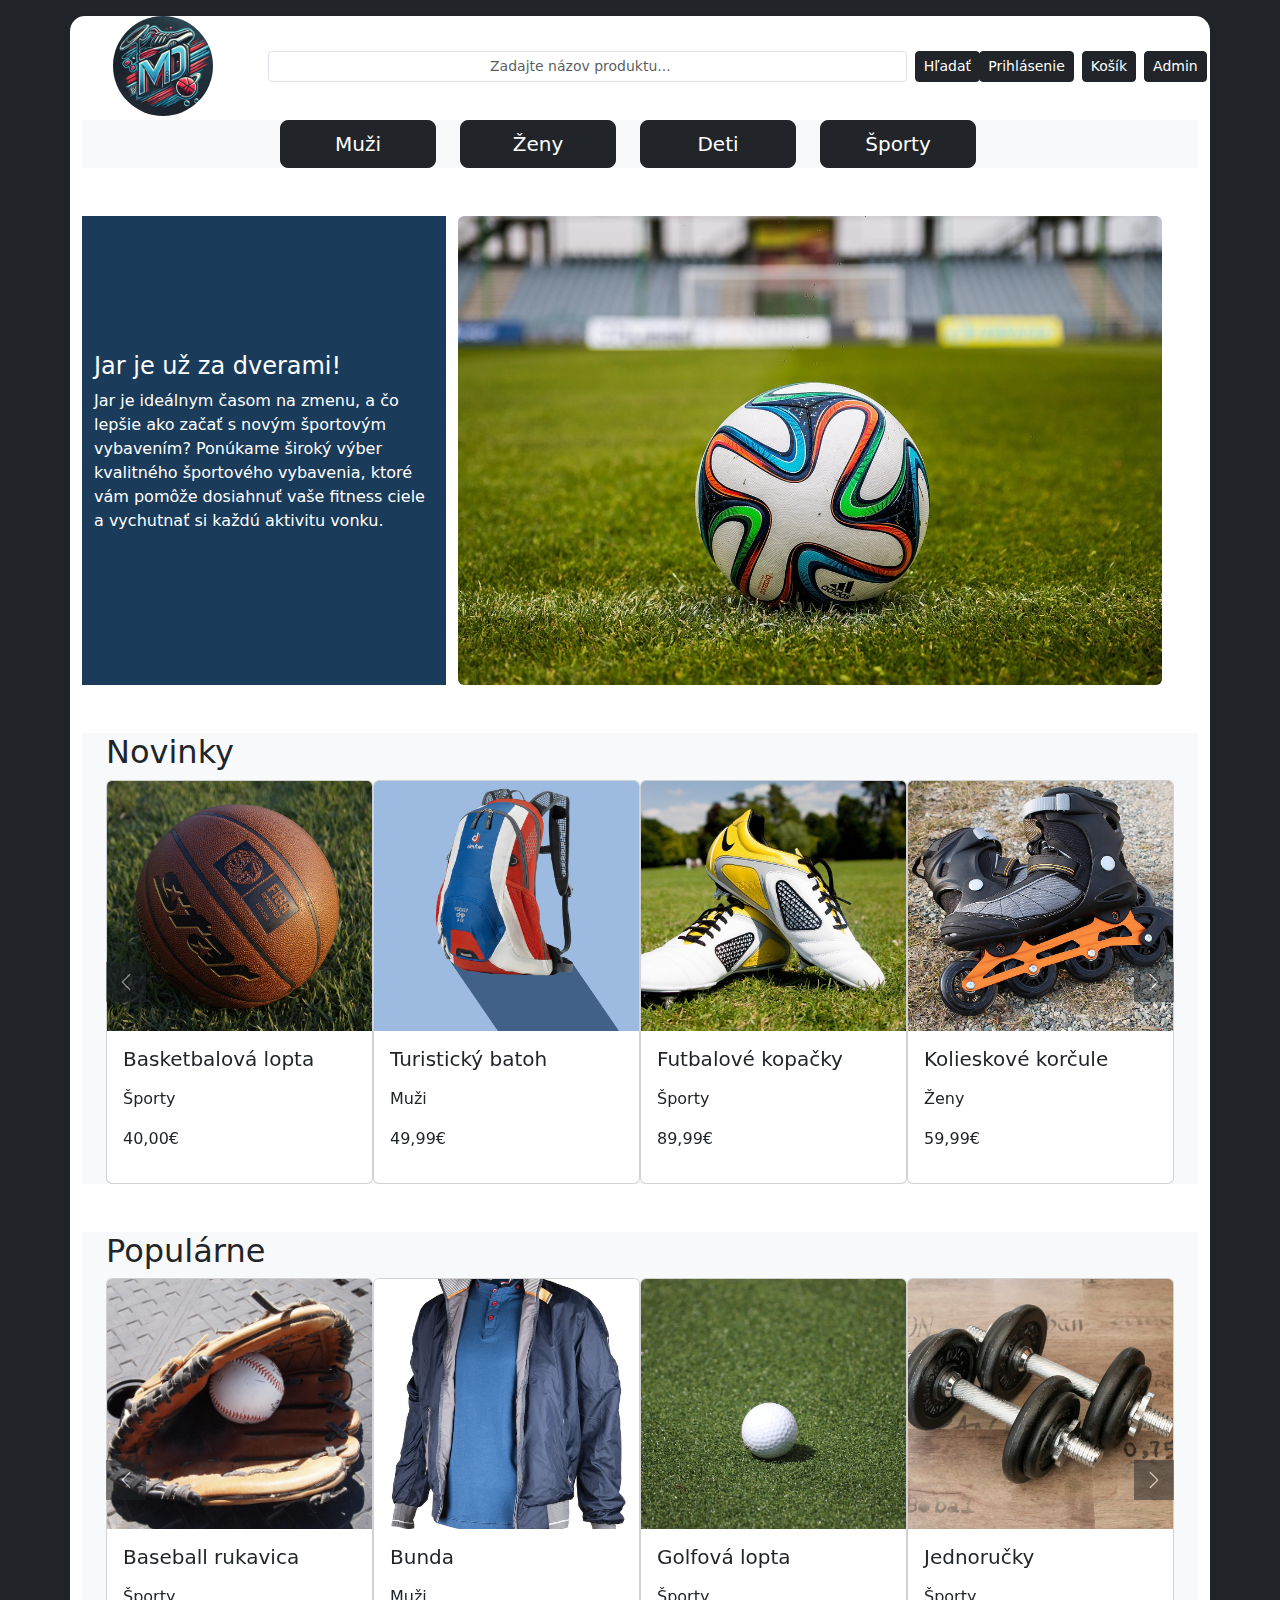
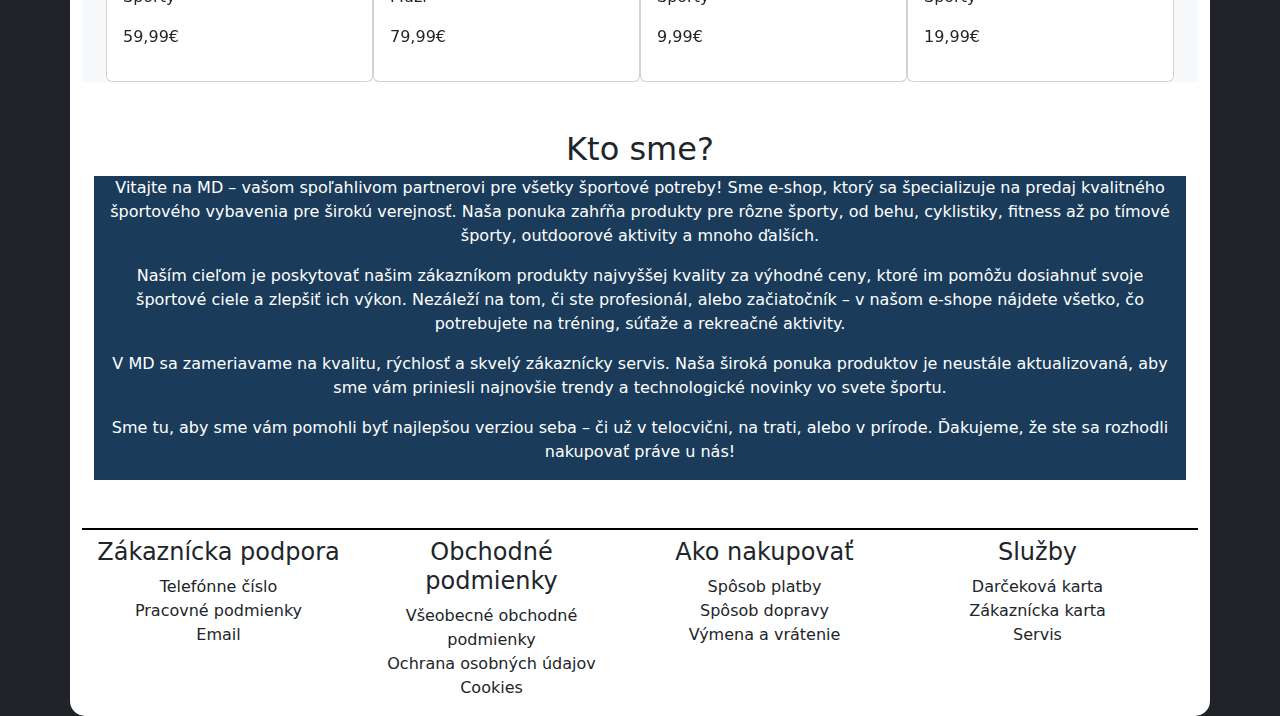
<file: index.html>
<!DOCTYPE html>
<html lang="en">
<head>
    <meta charset="UTF-8">
    <meta name="viewport" content="width=device-width, initial-scale=1.0">
    <title>Hlavná stránka</title>
    <link href="https://cdn.jsdelivr.net/npm/bootstrap@5.3.3/dist/css/bootstrap.min.css" rel="stylesheet" integrity="sha384-QWTKZyjpPEjISv5WaRU9OFeRpok6YctnYmDr5pNlyT2bRjXh0JMhjY6hW+ALEwIH" crossorigin="anonymous">
    <link href="styles.css" rel="stylesheet">
</head>
<body class="with-background">
    <div class="container custom-body-bg">
        <!--Hlavné menu, ktoré obsahuje logo obchodu, vyhľadávací bar, tlačítka na prihlásenie a košík-->
        <header class="mt-3">
            <div class="row align-items-center w-100 mt-1 mb-1">
                <div class="col-lg-2 col-md-2 d-flex justify-content-center">
                    <a href="index.html" aria-label="Domov">
                        <img src="Logo_obchodu.png" alt="Logo športového e-shopu" class="logo img-fluid rounded-circle" style="max-height: 100px;">
                    </a>
                </div>
                <div class="col-lg-8 col-md-8 d-flex justify-content-center">
                    <form class="d-flex w-100 justify-content-center" role="search">
                        <input type="search" class="form-control form-control-sm text-center me-2" placeholder="Zadajte názov produktu..." aria-label="Vyhľadávanie">
                        <button class="btn btn-dark btn-sm me-2" type="submit">Hľadať</button>
                    </form>
                </div>
                <div class="col-lg-2 col-md-2 d-flex justify-content-center">
                    <a href="prihlasenie.html"><button class="btn btn-dark btn-sm me-2">Prihlásenie</button></a>
                    <a href="kosik.html"><button class="btn btn-dark btn-sm me-2">Košík</button></a>
                    <a href="sprava_objednavok_zakaznikov_A.html"><button class="btn btn-dark btn-sm">Admin</button></a>
                </div>
            </div>
        </header>

        <!--Kategórie výberu-->
        <nav class="container custom-bg mb-5">
            <div class="row">
                <div class="col-2"></div>
                <div class="col-8 d-none d-md-flex justify-content-center">
                    <button class="btn v_btn btn-dark btn-lg me-4 w-75" onclick="openCategory('muzi')">Muži</button>
                    <button class="btn v_btn btn-dark btn-lg me-4 w-75" onclick="openCategory('zeny')">Ženy</button>
                    <button class="btn v_btn btn-dark btn-lg me-4 w-75" onclick="openCategory('deti')">Deti</button>
                    <button class="btn v_btn btn-dark btn-lg me-4 w-75" onclick="openCategory('sporty')">Športy</button>
                </div>
<!--                Dropdown pre menšie obrazovky-->
                <div class="col-8 d-md-none w-100">
                    <select class="form-select form-select-lg" onchange="openCategory(this.value)" aria-label="Vyberte kategóriu">
                        <option value="" selected disabled>Vyberte kategóriu</option>
                        <option value="muzi">Muži</option>
                        <option value="zeny">Ženy</option>
                        <option value="deti">Deti</option>
                        <option value="sporty">Športy</option>
                    </select>
                </div>
                <div class="col-2"></div>
            </div>
        </nav>
        <main>
            <!--Sezónna ponuka-->
            <section class="container mt-2">
                <div class="row w-100 g-4">
                    <div class="col-12 col-md-4 season-bg d-flex flex-column justify-content-center">
                        <h2 style="font-size: 24px;">Jar je už za dverami!</h2>
                        <p>
                            Jar je ideálnym časom na zmenu, a čo lepšie ako začať
                            s novým športovým vybavením? Ponúkame široký výber kvalitného športového vybavenia,
                            ktoré vám pomôže dosiahnuť vaše fitness ciele a vychutnať si každú aktivitu vonku.
                        </p>
                    </div>
                    <div class="col-12 col-md-8 d-flex justify-content-center">
                        <img src="obrazky/jar_ponuka.jpg" alt="Jar" class="img-fluid rounded" style="object-fit: cover;">
                    </div>
                </div>
            </section>

            <!--Novinky-->
            <section class="container  custom-bg mt-5 d-flex justify-content-center">
                <div class="row w-100">
                    <div class="col-12 w-100">
                        <h2>Novinky</h2>
                    </div>
                    <div class="col-12 w-100">
                        <!--Kód prebraný z https://getbootstrap.com/docs/5.3/components/carousel/-->
                        <!--https://getbootstrap.com/docs/5.3/components/card/-->
                        <!-- https://www.youtube.com/watch?v=3AWNCldVaH0-->
                        <!--Carousel pre produkty - každý karousel postupne zobrazuje 1,2,4 obrázky podľa veľkosti obrazovky-->
                        <div class="carousel slide" data-bs-ride="carousel" id="carouselExample">
                            <div class="carousel-inner d-flex justify-content-start">
                                <div class="carousel-item active ">
                                    <div class="col-12 col-md-3">
                                        <a href="detail_produktu.html" class="text-decoration-none card-link">
                                            <!--Pre každý item v carousel je vytvorená karta ktorá obsahuje obrázok, názov a cenu-->
                                            <div class="card">
                                                <img src="obrazky/basketbalova_lopta.jpg" class="card-img-top img-fluid" alt="basketbalova_lopta">
                                                <div class="card-body">
                                                    <h5 class="card-title">Basketbalová lopta</h5>
                                                    <p class="card-text">
                                                    <p>Športy</p>
                                                    <p>40,00€</p>
                                                    </p>
                                                </div>
                                            </div>
                                        </a>
                                    </div>
                                </div>
                                <div class="carousel-item  ">
                                    <div class="col-12 col-md-3">
                                        <a href="detail_produktu.html" class="text-decoration-none card-link">
                                            <div class="card">
                                                <img src="obrazky/batoh.jpg" class="card-img-top img-fluid" alt="batoh">
                                                <div class="card-body">
                                                    <h5 class="card-title">Turistický batoh</h5>
                                                    <p class="card-text">
                                                        <p>
                                                            Muži
                                                        </p>
                                                        <p>
                                                            49,99€
                                                        </p>
                                                    </p>
                                                </div>
                                            </div>
                                        </a>
                                    </div>
                                </div>
                                <div class="carousel-item ">
                                    <div class="col-12 col-md-3">
                                        <a href="detail_produktu.html" class="text-decoration-none card-link">
                                            <div class="card">
                                                <img src="obrazky/futbalove_kopacky.jpg" class="card-img-top img-fluid" alt="futbalove_kopacky">
                                                <div class="card-body">
                                                    <h5 class="card-title">Futbalové kopačky</h5>
                                                    <p class="card-text">
                                                        <p>
                                                            Športy
                                                        </p>
                                                        <p>
                                                            89,99€
                                                        </p>
                                                    </p>
                                                </div>
                                            </div>
                                        </a>
                                    </div>
                                </div>
                                <div class="carousel-item  ">
                                    <div class="col-12 col-md-3">
                                        <a href="detail_produktu.html" class="text-decoration-none card-link">
                                            <div class="card">
                                                <img src="obrazky/korcule.jpg" class="card-img-top img-fluid" alt="korcule">
                                                <div class="card-body">
                                                    <h5 class="card-title">Kolieskové korčule</h5>
                                                    <p class="card-text">
                                                        <p>
                                                            Ženy
                                                        </p>
                                                        <p>
                                                            59,99€
                                                        </p>
                                                    </p>
                                                </div>
                                            </div>
                                        </a>
                                    </div>
                                </div>
                                <div class="carousel-item  ">
                                    <div class="col-12 col-md-3">
                                        <a href="detail_produktu.html" class="text-decoration-none card-link">
                                            <div class="card">
                                                    <img src="obrazky/tenisova_raketa.jpg" class="card-img-top img-fluid" alt="tenisova raketa">
                                                    <div class="card-body">
                                                        <h5 class="card-title">Tenisová raketa</h5>
                                                        <p class="card-text">
                                                            <p>
                                                                Športy
                                                            </p>
                                                            <p>
                                                                79,99€
                                                            </p>
                                                        </p>
                                                    </div>
                                                </div>
                                        </a>
                                    </div>
                                </div>
                                <div class="carousel-item  ">
                                    <div class="col-12 col-md-3">
                                        <a href="detail_produktu.html" class="text-decoration-none card-link">
                                            <div class="card">
                                                <img src="obrazky/tesniska1.jpg" class="card-img-top img-fluid" alt="bezecka teniska">
                                                <div class="card-body">
                                                    <h5 class="card-title">Bežecké tenisky</h5>
                                                    <p class="card-text">
                                                        <p>
                                                            Ženy
                                                        </p>
                                                        <p>
                                                            59,99€
                                                        </p>
                                                    </p>
                                                </div>
                                            </div>
                                        </a>
                                    </div>
                                </div>
                            </div>
                            <!--Buttony na prepínanie produktov vv carousel-->
                            <button class="carousel-control-prev bg-dark" type="button" data-bs-target="#carouselExample" data-bs-slide="prev">
                                <span class="carousel-control-prev-icon" aria-hidden="true"></span>
                                <span class="visually-hidden">Previous</span>
                              </button>
                              <button class="carousel-control-next bg-dark" type="button" data-bs-target="#carouselExample" data-bs-slide="next">
                                <span class="carousel-control-next-icon" aria-hidden="true"></span>
                                <span class="visually-hidden">Next</span>
                              </button>
                        </div>

                    </div>
                </div>
            </section>

            <!--Populárne tiež použitie carousel-->
            <section class="container  custom-bg mt-5 d-flex justify-content-center">
                <div class="row w-100">
                    <div class="col-12 w-100">
                        <h2>Populárne</h2>
                    </div>
                    <div class="col w-100">
                        <!--Kód prebraný z https://getbootstrap.com/docs/5.3/components/carousel/-->
                        <!--https://getbootstrap.com/docs/5.3/components/card/-->
                        <!-- https://www.youtube.com/watch?v=3AWNCldVaH0-->
                        <div class="carousel slide" data-bs-ride="carousel" id="carouselExample2">
                            <div class="carousel-inner">
                                <div class="carousel-item active ">
                                    <div class="col-12 col-md-3">
                                        <a href="detail_produktu.html" class="text-decoration-none card-link">
                                            <div class="card">
                                                <img src="obrazky/baseball_rukavica.jpg" class="card-img-top img-fluid" alt="baseball rukavica">
                                                <div class="card-body">
                                                    <h5 class="card-title">Baseball rukavica</h5>
                                                    <p class="card-text">
                                                        <p>
                                                            Športy
                                                        </p>
                                                        <p>
                                                            59,99€
                                                        </p>
                                                    </p>
                                                </div>
                                            </div>
                                        </a>
                                    </div>
                                </div>
                                <div class="carousel-item ">
                                    <div class="col-12 col-md-3">
                                        <a href="detail_produktu.html" class="text-decoration-none card-link">
                                            <div class="card">
                                                <img src="obrazky/bunda.jpg" class="card-img-top img-fluid" alt="Nepremokava bunda">
                                                <div class="card-body">
                                                    <h5 class="card-title">Bunda</h5>
                                                    <p class="card-text">
                                                        <p>
                                                            Muži
                                                        </p>
                                                        <p>
                                                            79,99€
                                                        </p>
                                                    </p>
                                                </div>
                                            </div>
                                        </a>
                                    </div>
                                </div>
                                <div class="carousel-item ">
                                    <div class="col-12 col-md-3">
                                        <a href="detail_produktu.html" class="text-decoration-none card-link">
                                            <div class="card">
                                                <img src="obrazky/golfova_lopta.jpg" class="card-img-top img-fluid" alt="golfova lopta">
                                                <div class="card-body">
                                                    <h5 class="card-title">Golfová lopta</h5>
                                                    <p class="card-text">
                                                        <p>
                                                            Športy
                                                        </p>
                                                        <p>
                                                            9,99€
                                                        </p>
                                                    </p>
                                                </div>
                                            </div>
                                        </a>
                                    </div>
                                </div>
                                <div class="carousel-item ">
                                    <div class="col-12 col-md-3">
                                        <a href="detail_produktu.html" class="text-decoration-none card-link">
                                            <div class="card">
                                                <img src="obrazky/jednorucky.jpg" class="card-img-top img-fluid" alt="jednorucky">
                                                <div class="card-body">
                                                    <h5 class="card-title">Jednoručky</h5>
                                                    <p class="card-text">
                                                        <p>
                                                            Športy
                                                        </p>
                                                        <p>
                                                            19,99€
                                                        </p>
                                                    </p>
                                                </div>
                                            </div>
                                        </a>
                                    </div>
                                </div>
                                <div class="carousel-item ">
                                    <div class="col-12 col-md-3">
                                        <a href="detail_produktu.html" class="text-decoration-none card-link">
                                            <div class="card">
                                                <img src="obrazky/mikina.png" class="card-img-top img-fluid" alt="mikina" >
                                                <div class="card-body">
                                                    <h5 class="card-title">Mikina</h5>
                                                    <p class="card-text">
                                                        <p>
                                                            Muži
                                                        </p>
                                                        <p>
                                                            49,99€
                                                        </p>
                                                    </p>
                                                </div>
                                            </div>
                                        </a>
                                    </div>
                                </div>
                                <div class="carousel-item ">
                                    <div class="col-12 col-md-3">
                                        <a href="detail_produktu.html" class="text-decoration-none card-link">
                                            <div class="card">
                                                <img src="obrazky/teniska2.jpg" class="card-img-top img-fluid" alt="teniska" >
                                                <div class="card-body">
                                                    <h5 class="card-title">Tenisky</h5>
                                                    <p class="card-text">
                                                        <p>
                                                            Ženy
                                                        </p>
                                                        <p>
                                                            59,99€
                                                        </p>
                                                    </p>
                                                </div>
                                            </div>
                                        </a>
                                    </div>
                                </div>
                            </div>
                            <button class="carousel-control-prev bg-dark" type="button" data-bs-target="#carouselExample2" data-bs-slide="prev">
                                <span class="carousel-control-prev-icon" aria-hidden="true"></span>
                                <span class="visually-hidden">Previous</span>
                              </button>
                              <button class="carousel-control-next bg-dark" type="button" data-bs-target="#carouselExample2" data-bs-slide="next">
                                <span class="carousel-control-next-icon" aria-hidden="true"></span>
                                <span class="visually-hidden">Next</span>
                              </button>
                        </div>

                    </div>
                </div>
            </section>

            <!--Kto sme - opis nášho internetového obchodu-->
            <section class="container  mt-5 d-flex justify-content-center">
                <div class="row w-100 text-center">
                    <div class="col-12">
                        <h2>
                            Kto sme?
                        </h2>
                    </div>
                    <article class="col-12 season-bg">
                        <p>
                            Vitajte na MD – vašom spoľahlivom partnerovi pre všetky športové potreby!
                            Sme e-shop, ktorý sa špecializuje na predaj kvalitného športového vybavenia
                            pre širokú verejnosť. Naša ponuka zahŕňa produkty pre rôzne športy, od behu,
                            cyklistiky, fitness až po tímové športy, outdoorové aktivity a mnoho ďalších.
                        </p>
                        <p>
                            Naším cieľom je poskytovať našim zákazníkom produkty najvyššej kvality za výhodné
                            ceny, ktoré im pomôžu dosiahnuť svoje športové ciele a zlepšiť ich výkon. Nezáleží na
                            tom, či ste profesionál, alebo začiatočník – v našom e-shope nájdete všetko, čo potrebujete
                            na tréning, súťaže a rekreačné aktivity.
                        </p>
                        <p>
                            V MD sa zameriavame na kvalitu, rýchlosť a skvelý zákaznícky servis. Naša široká ponuka
                            produktov je neustále aktualizovaná, aby sme vám priniesli najnovšie trendy a technologické
                            novinky vo svete športu.
                        </p>
                        <p>
                            Sme tu, aby sme vám pomohli byť najlepšou verziou seba – či už v telocvični, na trati, alebo
                            v prírode. Ďakujeme, že ste sa rozhodli nakupovať práve u nás!
                        </p>
                    </article>
                </div>
            </section>
        </main>
        <footer>
            <!--Podpora a obchodné podmienky-->
            <div class="container d-flex mt-5 custom-border">
                <div class="row w-100 text-center">
                        <section class=" col-12  col-md-3 col-sm-6 mt-2">
                            <h4>Zákaznícka podpora</h4>
                            <ul  class="no-bullets">
                                <li>Telefónne číslo</li>
                                <li>Pracovné podmienky</li>
                                <li>Email</li>
                            </ul>
                        </section>
                        <section class=" col-12  col-md-3 col-sm-6 mt-2">
                            <h4>Obchodné podmienky</h4>
                            <ul  class="no-bullets">
                                <li>Všeobecné obchodné podmienky</li>
                                <li>Ochrana osobných údajov</li>
                                <li>Cookies</li>
                            </ul>
                        </section>
                        <section class="col-12  col-md-3 col-sm-6 mt-2">
                            <h4>Ako nakupovať</h4>
                            <ul  class="no-bullets">
                                <li>Spôsob platby</li>
                                <li>Spôsob dopravy</li>
                                <li>Výmena a vrátenie</li>
                            </ul>
                        </section>
                        <section class="col-12 col-md-3 col-sm-6 mt-2">
                            <h4>Služby</h4>
                            <ul  class="no-bullets">
                                <li>Darčeková karta</li>
                                <li>Zákaznícka karta</li>
                                <li>Servis</li>
                            </ul>
                        </section>
                </div>
            </div>
        </footer>
    </div>

    <script src="https://cdn.jsdelivr.net/npm/bootstrap@5.3.3/dist/js/bootstrap.bundle.min.js" integrity="sha384-YvpcrYf0tY3lHB60NNkmXc5s9fDVZLESaAA55NDzOxhy9GkcIdslK1eN7N6jIeHz" crossorigin="anonymous"></script>
    <!--Pomoc z tutoriálu https://www.youtube.com/watch?v=3AWNCldVaH0-->
    <script src="js/index.js" defer></script>
</body>
</html>
</file>
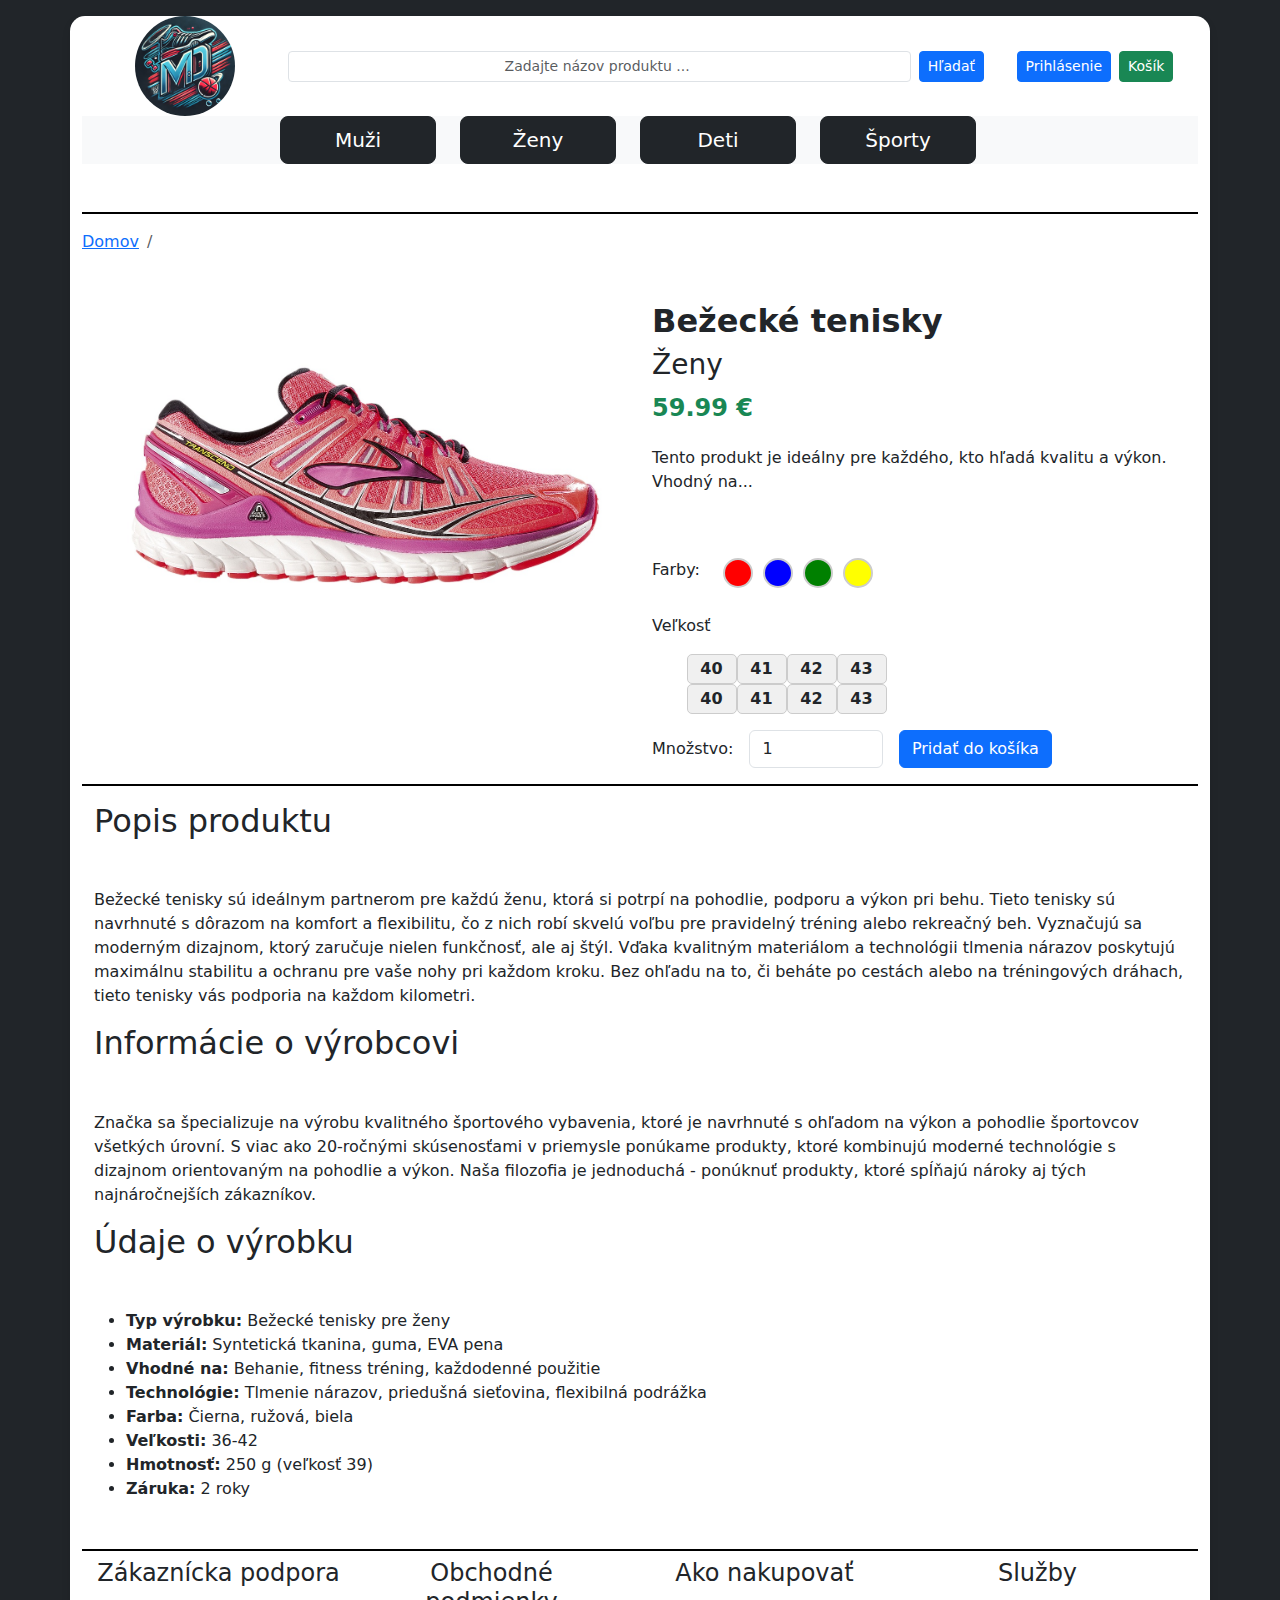
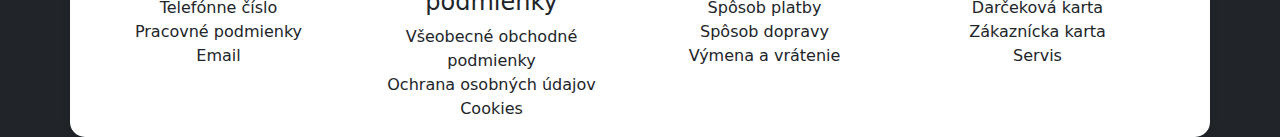
<file: Detail produktu.html>
<!DOCTYPE html>
<html lang="en">
<head>
  <meta charset="UTF-8">
  <meta name="viewport" content="width=device-width, initial-scale=1.0">
  <title>Detail produktu</title>
  <link href="https://cdn.jsdelivr.net/npm/bootstrap@5.3.3/dist/css/bootstrap.min.css" rel="stylesheet" integrity="sha384-QWTKZyjpPEjISv5WaRU9OFeRpok6YctnYmDr5pNlyT2bRjXh0JMhjY6hW+ALEwIH" crossorigin="anonymous">
  <link href="styles.css" rel="stylesheet">
</head>
<body class="with-background">
<div class="container custom-body-bg">
  <!--Hlavné menu-->
  <div class="container  mt-3 d-flex justify-content-center">
    <div class="row align-items-center w-100">
      <div class="col-lg-2 col-md-2 d-flex justify-content-center">
        <a href="index.html">
          <img src="Logo_obchodu.png" alt="Logo stránky" class="logo img-fluid rounded-circle" style="max-height: 100px;">
        </a>
      </div>
      <div class="col-lg-8 col-md-8 d-flex justify-content-center">
        <input type="text" class="form-control form-control-sm text-center me-2" placeholder="Zadajte názov produktu ... ">
        <button class="btn btn-primary btn-sm me-2">Hľadať</button>
      </div>
      <div class="col-lg-2 col-md-2 d-flex justify-content-center">
        <button class="btn btn-primary btn-sm me-2" onclick="window.location.href='prihlasenie.html'">
          Prihlásenie
        </button>
        <button class="btn btn-success btn-sm" onclick="window.location.href='kosik.html'">
          Košík
        </button>
      </div>
    </div>
  </div>

  <!--Kategórie výberu-->
  <div class="container  custom-bg mb-5">
    <div class="row">
      <div class="col-2"></div>
      <div class="col-8 d-none d-md-flex justify-content-center">
        <button class="btn v_btn btn-dark btn-lg me-4 w-75" onclick="openCategory('muzi')">Muži</button>
        <button class="btn v_btn btn-dark btn-lg me-4 w-75" onclick="openCategory('zeny')">Ženy</button>
        <button class="btn v_btn btn-dark btn-lg me-4 w-75" onclick="openCategory('deti')">Deti</button>
        <button class="btn v_btn btn-dark btn-lg me-4 w-75" onclick="openCategory('sporty')">Športy</button>
      </div>

    <!-- Dropdown pre menšie obrazovky -->
      <div class="col-8 d-md-none w-100">
        <select class="form-select form-select-lg" onchange="openCategory(this.value)">
            <option value="" selected disabled>Vyberte kategóriu</option>
            <option value="muzi">Muži</option>
            <option value="zeny">Ženy</option>
            <option value="deti">Deti</option>
            <option value="sporty">Športy</option>
        </select>
      </div>
      <div class="col-2"></div>
    </div>
  </div>

  <div class="custom-border mt-3 mb-3"></div>

  <nav aria-label="breadcrumb">
    <ol class="breadcrumb custom-breadcrumb">
      <li class="breadcrumb-item"><a href="index.html">Domov</a></li>
      <li class="breadcrumb-item active" id="current-category" aria-current="page"></li>
    </ol>
  </nav>


  <div class="container mt-5">
    <div class="row">
      <div class="col-md-6">
        <img src="obrazky/tesniska1.jpg" alt="teniska" class="img-fluid">
      </div>
      <div class="col-md-6">
        <h2 class="product-name">Bežecké tenisky</h2>
        <h3>Ženy</h3>
        <p class="product-price text-success">59.99 €</p>
        <p class="product-description">
          Tento produkt je ideálny pre každého, kto hľadá kvalitu a výkon. Vhodný na...
        </p>

        <div class="row">
          <p class="col-1 mt-5 me-4">Farby:</p>
          <div class="color-selection col-5 mt-5">
            <span class="color-circle" style="background-color: red;"></span>
            <span class="color-circle" style="background-color: blue;"></span>
            <span class="color-circle" style="background-color: green;"></span>
            <span class="color-circle" style="background-color: yellow;"></span>
          </div>
        </div>

        <p class="mt-3">Veľkosť</p>
        <div class="row">
            <div class="col-1"></div>
            <div class="size-option">40</div>
            <div class="size-option">41</div>
            <div class="size-option">42</div>
            <div class="size-option">43</div>
        </div>
        <div class="row">
          <div class="col-1"></div>
          <div class="size-option">40</div>
          <div class="size-option">41</div>
          <div class="size-option">42</div>
          <div class="size-option">43</div>
      </div>

        <div class="d-flex align-items-center mt-3">
          <label for="quantity" class="me-3">Množstvo:</label>
          <input type="number" id="quantity" class="form-control w-25" min="1" value="1">
          <button class="btn btn-primary ms-3">Pridať do košíka</button>
        </div>
      </div>
    </div>
  </div>

  <div class="custom-border mt-3 mb-3"></div>
  <div class="container mt-3">
    <section>
      <h2 class="mb-5">Popis produktu</h2>
      <p>
        Bežecké tenisky sú ideálnym partnerom pre každú ženu, ktorá si potrpí na pohodlie, 
        podporu a výkon pri behu. Tieto tenisky sú navrhnuté s dôrazom na komfort a flexibilitu, 
        čo z nich robí skvelú voľbu pre pravidelný tréning alebo rekreačný beh. Vyznačujú sa moderným dizajnom, 
        ktorý zaručuje nielen funkčnosť, ale aj štýl. Vďaka kvalitným materiálom a technológii tlmenia nárazov 
        poskytujú maximálnu stabilitu a ochranu pre vaše nohy pri každom kroku. Bez ohľadu na to, či beháte po 
        cestách alebo na tréningových dráhach, tieto tenisky vás podporia na každom kilometri.
      </p>
    </section>
    <section>
      <h2 class="mb-5">Informácie o výrobcovi</h2>
      <p>
        Značka sa špecializuje na výrobu kvalitného športového vybavenia, ktoré je navrhnuté s ohľadom na výkon a 
        pohodlie športovcov všetkých úrovní. S viac ako 20-ročnými skúsenosťami v priemysle ponúkame produkty, ktoré 
        kombinujú moderné technológie s dizajnom orientovaným na pohodlie a výkon. Naša filozofia je jednoduchá - ponúknuť 
        produkty, ktoré spĺňajú nároky aj tých najnáročnejších zákazníkov.
      </p>
    </section>
    <section>
      <h2 class="mb-5">Údaje o výrobku</h2>
      <p>
        <ul>
          <li><strong>Typ výrobku:</strong> Bežecké tenisky pre ženy</li>
          <li><strong>Materiál:</strong> Syntetická tkanina, guma, EVA pena</li>
          <li><strong>Vhodné na:</strong> Behanie, fitness tréning, každodenné použitie</li>
          <li><strong>Technológie:</strong> Tlmenie nárazov, priedušná sieťovina, flexibilná podrážka</li>
          <li><strong>Farba:</strong> Čierna, ružová, biela</li>
          <li><strong>Veľkosti:</strong> 36-42</li>
          <li><strong>Hmotnosť:</strong> 250 g (veľkosť 39)</li>
          <li><strong>Záruka:</strong> 2 roky</li>
        </ul>
      </p>
    </section>
  </div>

  <div class="container d-flex mt-5 custom-border">
    <div class="row w-100 text-center">
      <div class=" col-12  col-md-3 col-sm-6 mt-2">
        <h4>Zákaznícka podpora</h4>
        <ul  class="no-bullets">
          <li>Telefónne číslo</li>
          <li>Pracovné podmienky</li>
          <li>Email</li>
        </ul>
      </div>
      <div class=" col-12  col-md-3 col-sm-6 mt-2">
        <h4>Obchodné podmienky</h4>
        <ul  class="no-bullets">
          <li>Všeobecné obchodné podmienky</li>
          <li>Ochrana osobných údajov</li>
          <li>Cookies</li>
        </ul>
      </div>
      <div class="col-12  col-md-3 col-sm-6 mt-2">
        <h4>Ako nakupovať</h4>
        <ul  class="no-bullets">
          <li>Spôsob platby</li>
          <li>Spôsob dopravy</li>
          <li>Výmena a vrátenie</li>
        </ul>
      </div>
      <div class="col-12 col-md-3 col-sm-6 mt-2">
        <h4>Služby</h4>
        <ul  class="no-bullets">
          <li>Darčeková karta</li>
          <li>Zákaznícka karta</li>
          <li>Servis</li>
        </ul>
      </div>
    </div>
  </div>
</div>

<script src="https://cdn.jsdelivr.net/npm/bootstrap@5.3.3/dist/js/bootstrap.bundle.min.js" integrity="sha384-YvpcrYf0tY3lHB60NNkmXc5s9fDVZLESaAA55NDzOxhy9GkcIdslK1eN7N6jIeHz" crossorigin="anonymous"></script>
<!--Pomoc z tutoriálu https://www.youtube.com/watch?v=3AWNCldVaH0-->
<script>
  var items = document.querySelectorAll('.carousel .carousel-item');
  items.forEach((e)=>{
    const slide = 4;
    let next = e.nextElementSibling;
    for(var i=0;i<slide;i++){
      if(!next){
        next = items[0]
      }
      let clonechild = next.cloneNode(true)
      e.appendChild(clonechild.children[0])
      next = next.nextElementSibling
    }
  })
</script>
<script>

  function getCategoryFromURL() {
    const params = new URLSearchParams(window.location.search);
    return params.get('kategoria');
  }

  document.addEventListener("DOMContentLoaded", function () {
    const category = getCategoryFromURL();
    const categoryMap = {
      "muzi": "Muži",
      "zeny": "Ženy",
      "deti": "Deti",
      "sporty": "Športy"
    };

    if (category && categoryMap[category]) {
      document.getElementById("current-category").textContent = categoryMap[category];
    }
  });
</script>


<script>
  function openCategory(category) {
    window.location.href = `vyber_produktov.html?kategoria=${category}`;
  }
</script>



</body>
</html>
</file>
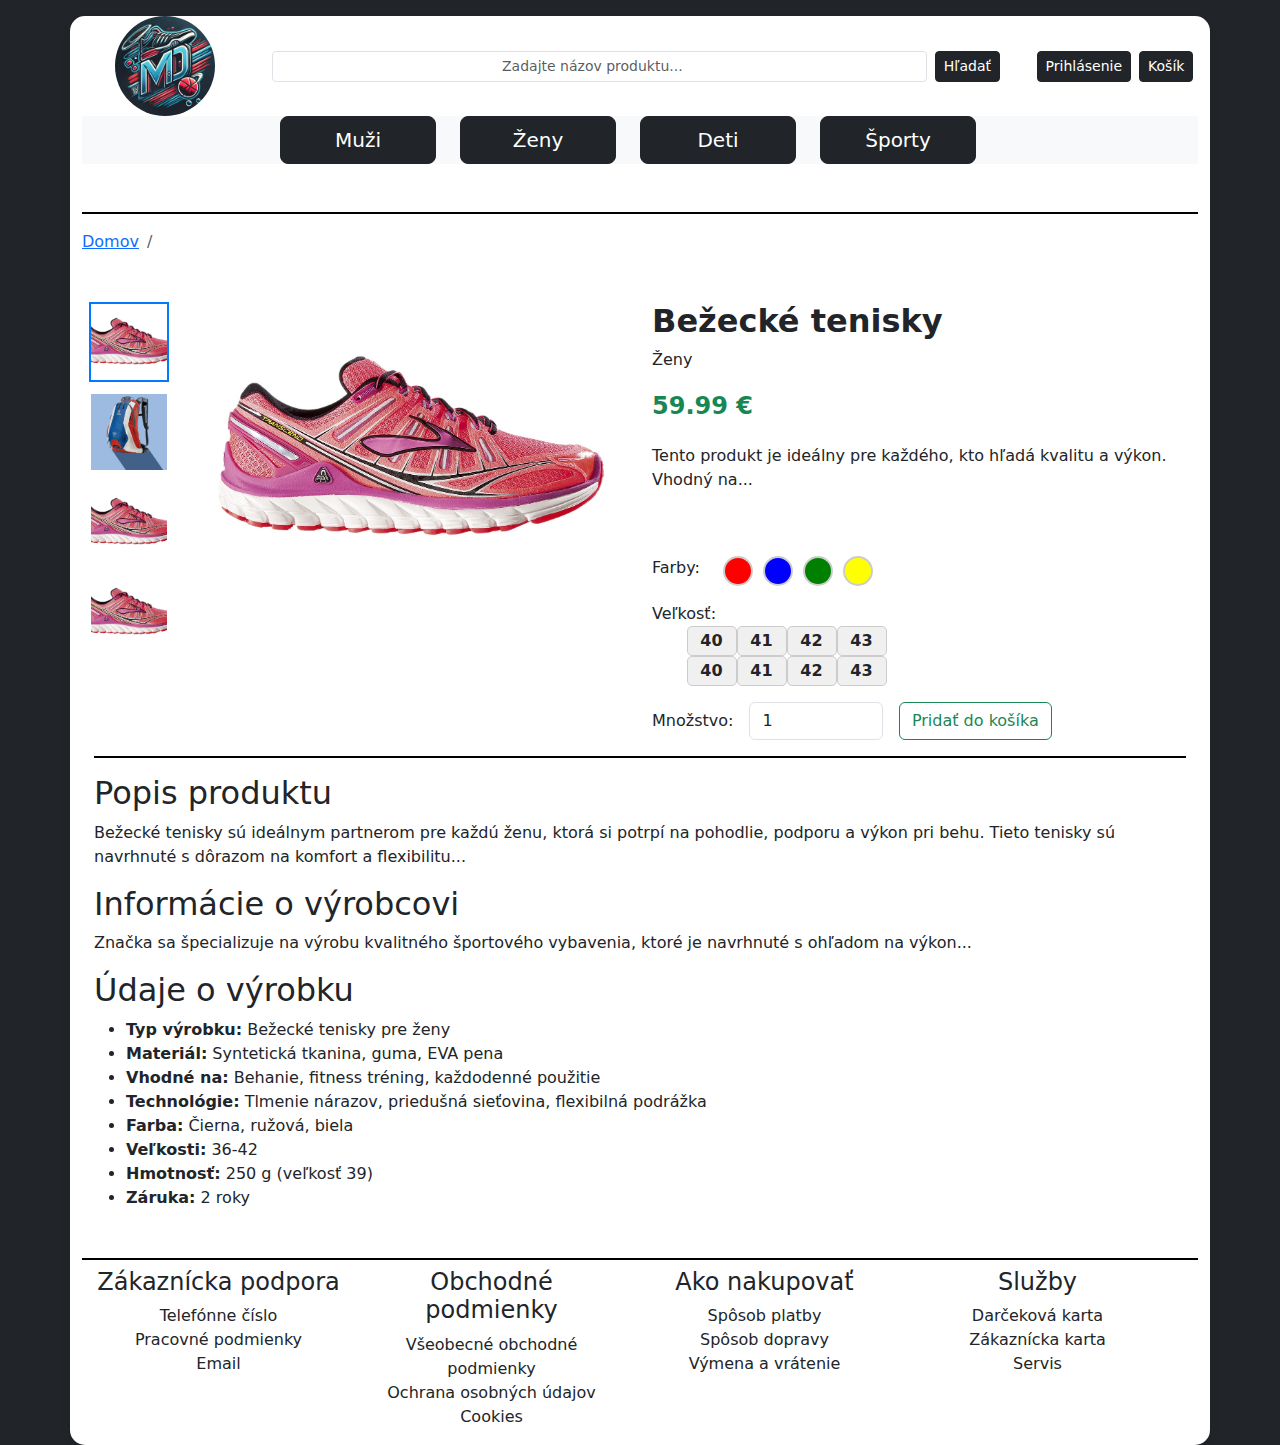
<file: detail_produktu.html>
<!DOCTYPE html>
<html lang="sk">
<head>
  <meta charset="UTF-8">
  <meta name="viewport" content="width=device-width, initial-scale=1.0">
  <title>Detail produktu - Športový e-shop</title>
  <link href="https://cdn.jsdelivr.net/npm/bootstrap@5.3.3/dist/css/bootstrap.min.css" rel="stylesheet" integrity="sha384-QWTKZyjpPEjISv5WaRU9OFeRpok6YctnYmDr5pNlyT2bRjXh0JMhjY6hW+ALEwIH" crossorigin="anonymous">
  <link href="styles.css" rel="stylesheet">
  <style>
    .thumbnail {
      width: 80px;
      height: 80px;
      object-fit: cover;
      cursor: pointer;
      margin-bottom: 10px;
      border: 2px solid transparent;
      transition: border 0.3s;
    }
    .thumbnail:hover, .thumbnail.active {
      border: 2px solid #007bff;
    }
    .main-image {
      width: 100%;
      height: auto;
      object-fit: contain;
    }
  </style>
</head>
<body class="with-background">
<div class="container custom-body-bg">
  <header class="mt-3">
    <div class="row align-items-center">
      <div class="col-lg-2 col-md-2 d-flex justify-content-center">
        <a href="index.html" aria-label="Domov">
          <img src="Logo_obchodu.png" alt="Logo športového e-shopu" class="logo img-fluid rounded-circle" style="max-height: 100px;">
        </a>
      </div>
      <div class="col-lg-8 col-md-8 d-flex justify-content-center">
        <form class="d-flex w-100 justify-content-center" role="search">
          <input type="search" class="form-control form-control-sm text-center me-2" placeholder="Zadajte názov produktu..." aria-label="Vyhľadávanie">
          <button class="btn btn-dark btn-sm me-2" type="submit">Hľadať</button>
        </form>
      </div>
      <div class="col-lg-2 col-md-2 d-flex justify-content-center">
        <a href="prihlasenie.html"><button class="btn btn-dark btn-sm me-2">Prihlásenie</button></a>
        <a href="kosik.html"><button class="btn btn-dark btn-sm">Košík</button></a>
      </div>
    </div>
  </header>

  <nav class="container custom-bg mb-5">
    <div class="row">
      <div class="col-2"></div>
      <div class="col-8 d-none d-md-flex justify-content-center">
        <button class="btn v_btn btn-dark btn-lg me-4 w-75" onclick="openCategory('muzi')">Muži</button>
        <button class="btn v_btn btn-dark btn-lg me-4 w-75" onclick="openCategory('zeny')">Ženy</button>
        <button class="btn v_btn btn-dark btn-lg me-4 w-75" onclick="openCategory('deti')">Deti</button>
        <button class="btn v_btn btn-dark btn-lg me-4 w-75" onclick="openCategory('sporty')">Športy</button>
      </div>
      <div class="col-8 d-md-none w-100">
        <select class="form-select form-select-lg" onchange="openCategory(this.value)" aria-label="Vyberte kategóriu">
          <option value="" selected disabled>Vyberte kategóriu</option>
          <option value="muzi">Muži</option>
          <option value="zeny">Ženy</option>
          <option value="deti">Deti</option>
          <option value="sporty">Športy</option>
        </select>
      </div>
      <div class="col-2"></div>
    </div>
  </nav>

  <div class="custom-border mt-3 mb-3"></div>

  <nav aria-label="breadcrumb">
    <ol class="breadcrumb custom-breadcrumb">
      <li class="breadcrumb-item"><a href="index.html">Domov</a></li>
      <li class="breadcrumb-item active" id="current-category" aria-current="page"></li>
    </ol>
  </nav>

  <main class="container mt-5">
    <article class="row">
      <aside class="col-md-1 d-flex flex-column align-items-center">
        <img src="obrazky/tesniska1.jpg" alt="Teniska pohľad 1" class="thumbnail active" onclick="changeImage('obrazky/tesniska1.jpg', this)">
        <img src="obrazky/batoh.jpg" alt="Batoh" class="thumbnail" onclick="changeImage('obrazky/batoh.jpg', this)">
        <img src="obrazky/tesniska1.jpg" alt="Teniska pohľad 2" class="thumbnail" onclick="changeImage('obrazky/tesniska1.jpg', this)">
        <img src="obrazky/tesniska1.jpg" alt="Teniska pohľad 3" class="thumbnail" onclick="changeImage('obrazky/tesniska1.jpg', this)">
      </aside>

      <div class="col-md-5">
        <img src="obrazky/tesniska1.jpg" alt="Hlavný obrázok bežeckých tenisiek" class="main-image img-fluid" id="mainImage">
      </div>

      <section class="col-md-6">
        <h1 class="product-name">Bežecké tenisky</h1>
        <p>Ženy</p>
        <p class="product-price text-success">59.99 €</p>
        <p class="product-description">
          Tento produkt je ideálny pre každého, kto hľadá kvalitu a výkon. Vhodný na...
        </p>
        <div class="row">
          <label class="col-1 mt-5 me-4">Farby:</label>
          <div class="color-selection col-5 mt-5">
            <span class="color-circle" style="background-color: red;" aria-label="Červená"></span>
            <span class="color-circle" style="background-color: blue;" aria-label="Modrá"></span>
            <span class="color-circle" style="background-color: green;" aria-label="Zelená"></span>
            <span class="color-circle" style="background-color: yellow;" aria-label="Žltá"></span>
          </div>
        </div>
        <label class="mt-3">Veľkosť:</label>
        <div class="row">
          <div class="col-1"></div>
          <div class="size-option">40</div>
          <div class="size-option">41</div>
          <div class="size-option">42</div>
          <div class="size-option">43</div>
        </div>
        <div class="row">
          <div class="col-1"></div>
          <div class="size-option">40</div>
          <div class="size-option">41</div>
          <div class="size-option">42</div>
          <div class="size-option">43</div>
        </div>
        <div class="d-flex align-items-center mt-3">
          <label for="quantity" class="me-3">Množstvo:</label>
          <input type="number" id="quantity" class="form-control w-25" min="1" value="1" aria-label="Množstvo">
          <button class="btn btn-outline-success ms-3">Pridať do košíka</button>
        </div>
      </section>
    </article>

    <div class="custom-border mt-3 mb-3"></div>

    <section class="mt-3">
      <h2>Popis produktu</h2>
      <p>
        Bežecké tenisky sú ideálnym partnerom pre každú ženu, ktorá si potrpí na pohodlie,
        podporu a výkon pri behu. Tieto tenisky sú navrhnuté s dôrazom na komfort a flexibilitu...
      </p>
    </section>
    <section>
      <h2>Informácie o výrobcovi</h2>
      <p>
        Značka sa špecializuje na výrobu kvalitného športového vybavenia, ktoré je navrhnuté s ohľadom na výkon...
      </p>
    </section>
    <section>
      <h2>Údaje o výrobku</h2>
      <ul>
        <li><strong>Typ výrobku:</strong> Bežecké tenisky pre ženy</li>
        <li><strong>Materiál:</strong> Syntetická tkanina, guma, EVA pena</li>
        <li><strong>Vhodné na:</strong> Behanie, fitness tréning, každodenné použitie</li>
        <li><strong>Technológie:</strong> Tlmenie nárazov, priedušná sieťovina, flexibilná podrážka</li>
        <li><strong>Farba:</strong> Čierna, ružová, biela</li>
        <li><strong>Veľkosti:</strong> 36-42</li>
        <li><strong>Hmotnosť:</strong> 250 g (veľkosť 39)</li>
        <li><strong>Záruka:</strong> 2 roky</li>
      </ul>
    </section>
  </main>

  <footer class="container d-flex mt-5 custom-border">
    <div class="row w-100 text-center">
      <section class="col-12 col-md-3 col-sm-6 mt-2">
        <h4>Zákaznícka podpora</h4>
        <ul class="no-bullets">
          <li>Telefónne číslo</li>
          <li>Pracovné podmienky</li>
          <li>Email</li>
        </ul>
      </section>
      <section class="col-12 col-md-3 col-sm-6 mt-2">
        <h4>Obchodné podmienky</h4>
        <ul class="no-bullets">
          <li>Všeobecné obchodné podmienky</li>
          <li>Ochrana osobných údajov</li>
          <li>Cookies</li>
        </ul>
      </section>
      <section class="col-12 col-md-3 col-sm-6 mt-2">
        <h4>Ako nakupovať</h4>
        <ul class="no-bullets">
          <li>Spôsob platby</li>
          <li>Spôsob dopravy</li>
          <li>Výmena a vrátenie</li>
        </ul>
      </section>
      <section class="col-12 col-md-3 col-sm-6 mt-2">
        <h4>Služby</h4>
        <ul class="no-bullets">
          <li>Darčeková karta</li>
          <li>Zákaznícka karta</li>
          <li>Servis</li>
        </ul>
      </section>
    </div>
  </footer>
</div>

<script src="https://cdn.jsdelivr.net/npm/bootstrap@5.3.3/dist/js/bootstrap.bundle.min.js" integrity="sha384-YvpcrYf0tY3lHB60NNkmXc5s9fDVZLESaAA55NDzOxhy9GkcIdslK1eN7N6jIeHz" crossorigin="anonymous"></script>
<script src="js/detail_produktu.js" defer></script>
</body>
</html>
</file>
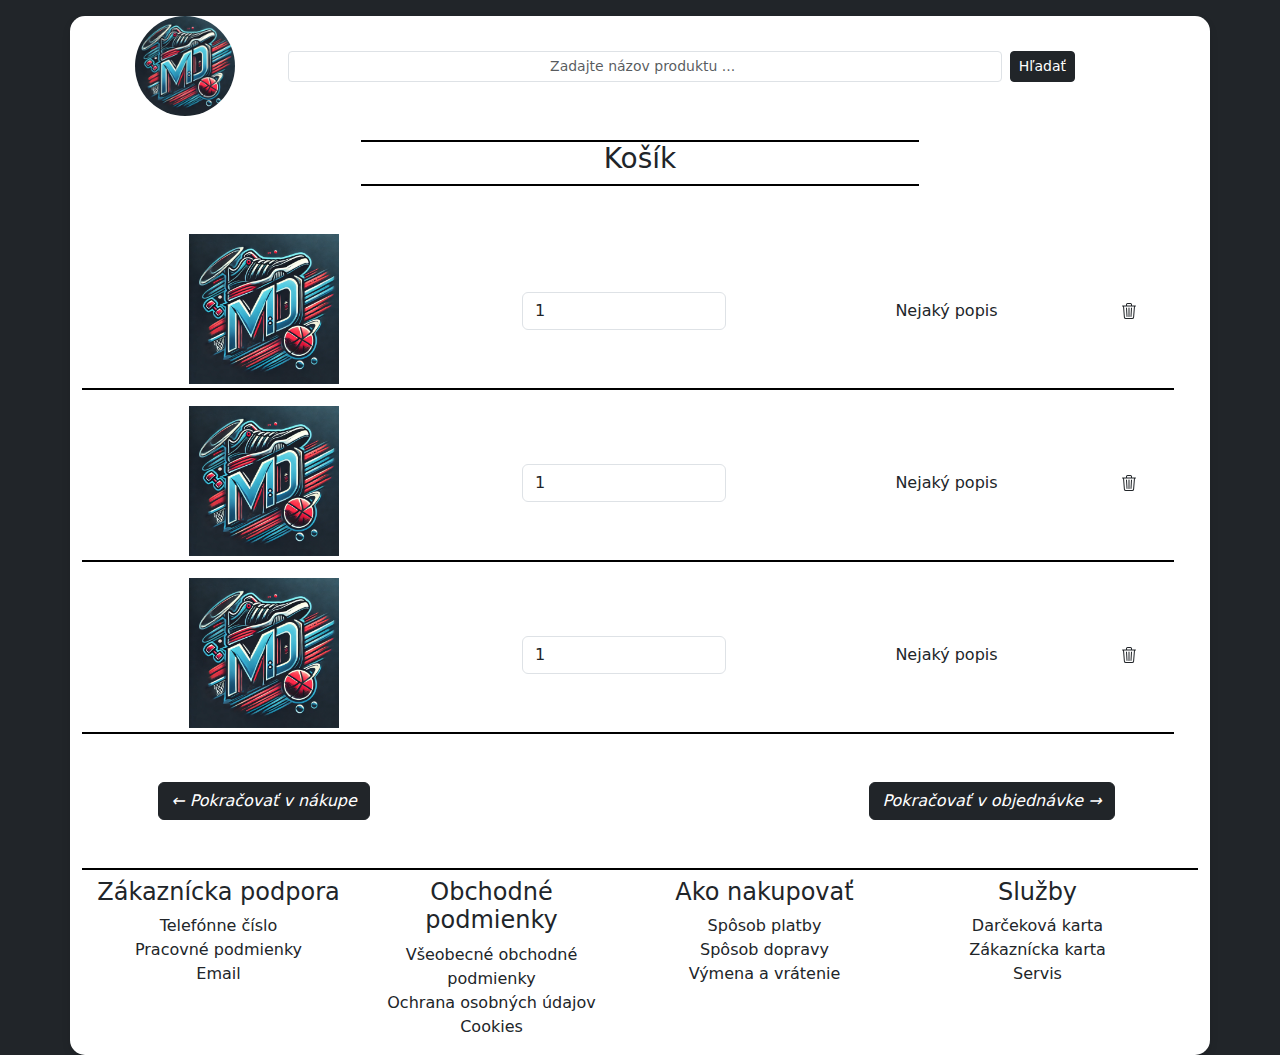
<file: kosik.html>
<!DOCTYPE html>
<html lang="en">
<head>
    <meta charset="UTF-8">
    <meta name="viewport" content="width=device-width, initial-scale=1.0">
    <title>Kosik</title>

    <link href="https://cdn.jsdelivr.net/npm/bootstrap@5.3.3/dist/css/bootstrap.min.css" rel="stylesheet" integrity="sha384-QWTKZyjpPEjISv5WaRU9OFeRpok6YctnYmDr5pNlyT2bRjXh0JMhjY6hW+ALEwIH" crossorigin="anonymous">
    <link href="styles.css" rel="stylesheet">
</head>
<body class="with-background">

    <div class="container custom-body-bg">
        <!--Hlavné menu-->
        <header class="container  mt-3 d-flex justify-content-center">
            <div class="row align-items-center w-100">
                <div class="col-lg-2 col-md-2 d-flex justify-content-center">
                    <a href="index.html">
                        <img src="Logo_obchodu.png" alt="Logo stránky" class="logo img-fluid rounded-circle" style="max-height: 100px;">
                    </a>
                </div>
                <div class="col-lg-9 col-md-9 d-flex justify-content-center">
                    <input type="text" class="form-control form-control-sm text-center me-2" placeholder="Zadajte názov produktu ... ">
                    <button class="btn btn-dark btn-sm me-2">Hľadať</button>
                </div>

            </div>
        </header>

        <main>
            <!--Nadpis-->
            <section class="container mt-4 border-nadpisu w-50">
                <div class="row text-center">
                    <div class="col-12">
                        <h3>
                            Košík
                        </h3>
                    </div>
                </div>
            </section>

            <!-- Vybrané itemy v košíku s popisom a počtom kusov-->
            <section class="container mt-5">
                <article class="row w-100 d-flex justify-content-center align-items-center border-itemy-kosik">

                    <div class="col-4 d-flex justify-content-center ">
                        <img src="Logo_obchodu.png" alt="Logo of the Store" class="img-fluid mb-1" style="max-height: 150px;">
                    </div>

                    <div class="col-4  d-flex justify-content-center align-items-center">
                        <input type="number" id="quantity1" value="1" min="1" class="form-control me-2" style="width: 60%;">
                    </div>
                    <div class="col-3 text-center">
                        Nejaký popis

                    </div>
                    <!--Button pre odtránenie itemu z košíka-->
                    <div class="col-1 d-flex justify-content-center align-items-center  mt-md-0">
                        <button class="btn" onclick="deleteItem('quantity1')">
                            <svg xmlns="http://www.w3.org/2000/svg" width="16" height="16" fill="currentColor" class="bi bi-trash3" viewBox="0 0 16 16">
                                <path d="M6.5 1h3a.5.5 0 0 1 .5.5v1H6v-1a.5.5 0 0 1 .5-.5M11 2.5v-1A1.5 1.5 0 0 0 9.5 0h-3A1.5 1.5 0 0 0 5 1.5v1H1.5a.5.5 0 0 0 0 1h.538l.853 10.66A2 2 0 0 0 4.885 16h6.23a2 2 0 0 0 1.994-1.84l.853-10.66h.538a.5.5 0 0 0 0-1zm1.958 1-.846 10.58a1 1 0 0 1-.997.92h-6.23a1 1 0 0 1-.997-.92L3.042 3.5zm-7.487 1a.5.5 0 0 1 .528.47l.5 8.5a.5.5 0 0 1-.998.06L5 5.03a.5.5 0 0 1 .47-.53Zm5.058 0a.5.5 0 0 1 .47.53l-.5 8.5a.5.5 0 1 1-.998-.06l.5-8.5a.5.5 0 0 1 .528-.47M8 4.5a.5.5 0 0 1 .5.5v8.5a.5.5 0 0 1-1 0V5a.5.5 0 0 1 .5-.5"/>
                              </svg>
                        </button>
                    </div>
                </article>
                <article class="row w-100 d-flex justify-content-center align-items-center mt-3 border-itemy-kosik">

                    <div class="col-4 d-flex justify-content-center ">
                        <img src="Logo_obchodu.png" alt="Logo of the Store" class="img-fluid mb-1" style="max-height: 150px;;">
                    </div>

                    <div class="col-4  d-flex justify-content-center align-items-center">
                        <input type="number" id="quantity2" value="1" min="1" class="form-control me-2" style="width: 60%;">
                    </div>
                    <div class="col-3  text-center">
                        Nejaký popis
                    </div>
                    <div class="col-1 d-flex justify-content-center align-items-center  mt-md-0">
                        <button class="btn" onclick="deleteItem('quantity2')">
                            <svg xmlns="http://www.w3.org/2000/svg" width="16" height="16" fill="currentColor" class="bi bi-trash3" viewBox="0 0 16 16">
                                <path d="M6.5 1h3a.5.5 0 0 1 .5.5v1H6v-1a.5.5 0 0 1 .5-.5M11 2.5v-1A1.5 1.5 0 0 0 9.5 0h-3A1.5 1.5 0 0 0 5 1.5v1H1.5a.5.5 0 0 0 0 1h.538l.853 10.66A2 2 0 0 0 4.885 16h6.23a2 2 0 0 0 1.994-1.84l.853-10.66h.538a.5.5 0 0 0 0-1zm1.958 1-.846 10.58a1 1 0 0 1-.997.92h-6.23a1 1 0 0 1-.997-.92L3.042 3.5zm-7.487 1a.5.5 0 0 1 .528.47l.5 8.5a.5.5 0 0 1-.998.06L5 5.03a.5.5 0 0 1 .47-.53Zm5.058 0a.5.5 0 0 1 .47.53l-.5 8.5a.5.5 0 1 1-.998-.06l.5-8.5a.5.5 0 0 1 .528-.47M8 4.5a.5.5 0 0 1 .5.5v8.5a.5.5 0 0 1-1 0V5a.5.5 0 0 1 .5-.5"/>
                              </svg>
                        </button>
                    </div>

                </article>
                <article class="row w-100 d-flex justify-content-center align-items-center mt-3 border-itemy-kosik">

                    <div class="col-4 d-flex justify-content-center ">
                        <img src="Logo_obchodu.png" alt="Logo of the Store" class="img-fluid mb-1" style="max-height: 150px;">
                    </div>

                    <div class="col-4  d-flex justify-content-center align-items-center">
                        <input type="number" id="quantity3" value="1" min="1" class="form-control me-2" style="width: 60%;">
                    </div>
                    <div class="col-3  text-center">
                        Nejaký popis
                    </div>
                    <div class="col-1 d-flex justify-content-center align-items-center  mt-md-0">
                        <button class="btn" onclick="deleteItem('quantity3')">
                            <svg xmlns="http://www.w3.org/2000/svg" width="16" height="16" fill="currentColor" class="bi bi-trash3" viewBox="0 0 16 16">
                                <path d="M6.5 1h3a.5.5 0 0 1 .5.5v1H6v-1a.5.5 0 0 1 .5-.5M11 2.5v-1A1.5 1.5 0 0 0 9.5 0h-3A1.5 1.5 0 0 0 5 1.5v1H1.5a.5.5 0 0 0 0 1h.538l.853 10.66A2 2 0 0 0 4.885 16h6.23a2 2 0 0 0 1.994-1.84l.853-10.66h.538a.5.5 0 0 0 0-1zm1.958 1-.846 10.58a1 1 0 0 1-.997.92h-6.23a1 1 0 0 1-.997-.92L3.042 3.5zm-7.487 1a.5.5 0 0 1 .528.47l.5 8.5a.5.5 0 0 1-.998.06L5 5.03a.5.5 0 0 1 .47-.53Zm5.058 0a.5.5 0 0 1 .47.53l-.5 8.5a.5.5 0 1 1-.998-.06l.5-8.5a.5.5 0 0 1 .528-.47M8 4.5a.5.5 0 0 1 .5.5v8.5a.5.5 0 0 1-1 0V5a.5.5 0 0 1 .5-.5"/>
                              </svg>
                        </button>
                    </div>

                </article>
            </section>

            <!--Buttony na presmerovanie-->
            <section class="container mt-5 w-100 ">
                <div class="row w-100">
                    <div class="col-4 d-flex justify-content-center">
                        <a href="index.html">
                            <button type="button" class="btn btn-dark ">
                                <i class="fas fa-arrow-left">← Pokračovať v nákupe</i>
                            </button>
                        </a>
                    </div>
                    <div class="col-4"></div>
                    <div class="col-4 d-flex justify-content-center">
                        <a href="vytvorenie_objednavky.html">
                            <button class="btn btn-dark">
                                <i class="fas fa-arrow-left">Pokračovať v objednávke →</i>
                            </button>
                        </a>
                    </div>
                </div>
            </section>
        </main>
        <!--Podpora,obchodné podmienky a iné informácie ohľadom nakupovania-->
        <footer class="container d-flex mt-5 custom-border">
            <div class="row w-100 text-center">
                    <section class=" col-12  col-md-3 col-sm-6 mt-2">
                        <h4>Zákaznícka podpora</h4>
                        <ul  class="no-bullets">
                            <li>Telefónne číslo</li>
                            <li>Pracovné podmienky</li>
                            <li>Email</li>
                        </ul>
                    </section>
                    <section class=" col-12  col-md-3 col-sm-6 mt-2">
                        <h4>Obchodné podmienky</h4>
                        <ul  class="no-bullets">
                            <li>Všeobecné obchodné podmienky</li>
                            <li>Ochrana osobných údajov</li>
                            <li>Cookies</li>
                        </ul>
                    </section>
                    <section class="col-12  col-md-3 col-sm-6 mt-2">
                        <h4>Ako nakupovať</h4>
                        <ul  class="no-bullets">
                            <li>Spôsob platby</li>
                            <li>Spôsob dopravy</li>
                            <li>Výmena a vrátenie</li>
                        </ul>
                    </section>
                    <section class="col-12 col-md-3 col-sm-6 mt-2">
                        <h4>Služby</h4>
                        <ul  class="no-bullets">
                            <li>Darčeková karta</li>
                            <li>Zákaznícka karta</li>
                            <li>Servis</li>
                        </ul>
                    </section>
            </div>
        </footer>

    </div>

    <script src="https://cdn.jsdelivr.net/npm/bootstrap@5.3.3/dist/js/bootstrap.bundle.min.js" integrity="sha384-YvpcrYf0tY3lHB60NNkmXc5s9fDVZLESaAA55NDzOxhy9GkcIdslK1eN7N6jIeHz" crossorigin="anonymous"></script>
    <script src="js/kosik.js" defer></script>
</body>
</html>
</file>
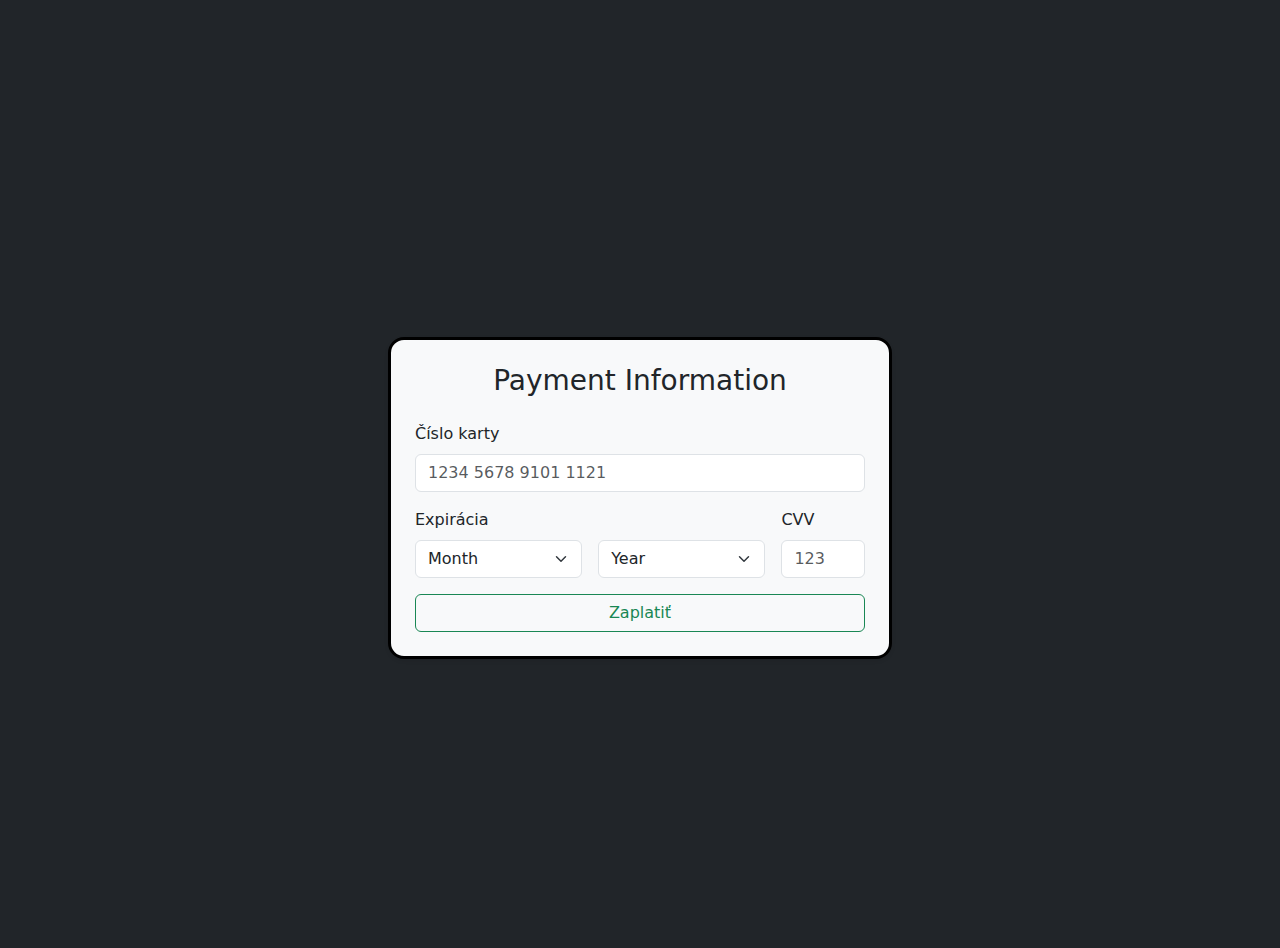
<file: platobna_brana.html>
<!DOCTYPE html>
<html lang="en">
<head>
    <meta charset="UTF-8">
    <meta name="viewport" content="width=device-width, initial-scale=1.0">
    <title>Platobná brána</title>
    <link href="https://cdn.jsdelivr.net/npm/bootstrap@5.3.3/dist/css/bootstrap.min.css" rel="stylesheet" integrity="sha384-QWTKZyjpPEjISv5WaRU9OFeRpok6YctnYmDr5pNlyT2bRjXh0JMhjY6hW+ALEwIH" crossorigin="anonymous">
    <link href="styles.css" rel="stylesheet">
</head>
<body class="with-background">
    
    <main class="d-flex justify-content-center align-items-center mt-5  vh-100">
        <section class="p-4 shadow-sm payment-bg rounded-4">
            <h3 class="text-center mb-4">Payment Information</h3>
            <form action="#" method="POST">

                <!-- Karta -->
                <div class="mb-3">
                    <label for="cardNumber" class="form-label">Číslo karty</label>
                    <input type="text" class="form-control" id="cardNumber" placeholder="1234 5678 9101 1121" required maxlength="19" inputmode="numeric">
                </div>

                <!-- dátum expirácie a CVV -->
                <div class="mb-3 d-flex justify-content-between">
                    <div class="me-3 w-50">
                        <label for="expirationMonth" class="form-label">Expirácia</label>
                        <select id="expirationMonth" class="form-select" required>
                            <option value="">Month</option>
                            <option value="01">01</option>
                            <option value="02">02</option>
                            <option value="03">03</option>
                            <option value="04">04</option>
                            <option value="05">05</option>
                            <option value="06">06</option>
                            <option value="07">07</option>
                            <option value="08">08</option>
                            <option value="09">09</option>
                            <option value="10">10</option>
                            <option value="11">11</option>
                            <option value="12">12</option>
                        </select>
                    </div>
                    <div class="me-3 w-50">
                        <label for="expirationYear" class="form-label"></label>
                        <select id="expirationYear" class="form-select mt-2" required>
                            <option value="">Year</option>
                            <option value="2023">2023</option>
                            <option value="2024">2024</option>
                            <option value="2025">2025</option>
                            <option value="2026">2026</option>
                            <option value="2027">2027</option>
                        </select>
                    </div>
                    <div class="w-25">
                        <label for="cvv" class="form-label">CVV</label>
                        <input type="text" class="form-control" id="cvv" placeholder="123" required maxlength="3" inputmode="numeric">
                    </div>
                </div>

                <!-- Zaplatiť button-->
                <div class="text-center">
                    <button type="submit" class="btn btn-outline-success w-100" onclick="window.location.href='index.html'">Zaplatiť</button>
                </div>
            </form>
        </section>
    </main>
    <script src="https://cdn.jsdelivr.net/npm/bootstrap@5.3.3/dist/js/bootstrap.bundle.min.js" integrity="sha384-YvpcrYf0tY3lHB60NNkmXc5s9fDVZLESaAA55NDzOxhy9GkcIdslK1eN7N6jIeHz" crossorigin="anonymous"></script>

</body>
</html>
</file>
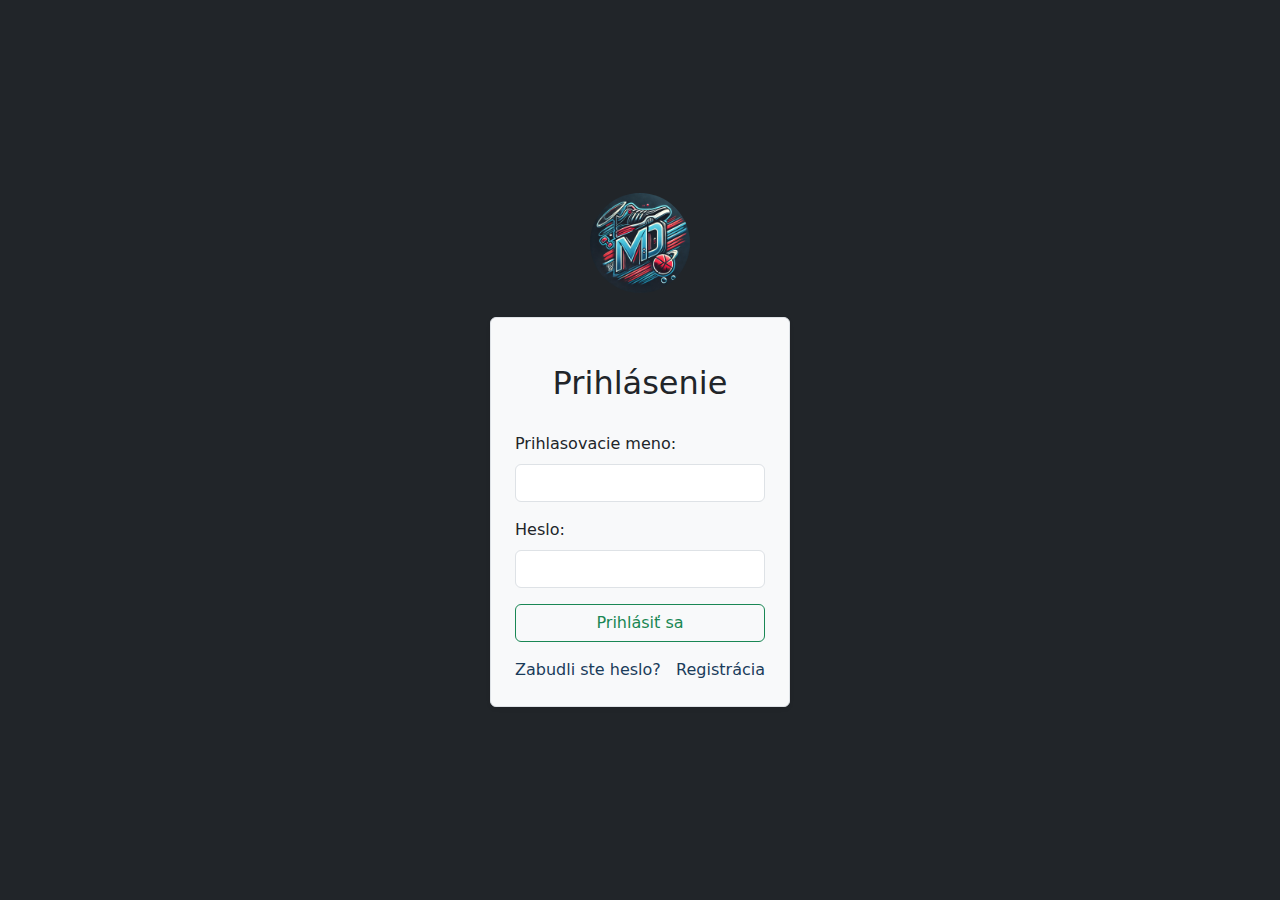
<file: prihlasenie.html>
<!DOCTYPE html>
<html lang="sk">
<head>
    <meta charset="UTF-8">
    <meta name="viewport" content="width=device-width, initial-scale=1.0">
    <title>Prihlásenie</title>
    <link href="https://cdn.jsdelivr.net/npm/bootstrap@5.3.0-alpha1/dist/css/bootstrap.min.css" rel="stylesheet">
    <link href="styles.css" rel="stylesheet">

</head>
<body class="d-flex justify-content-center align-items-center" style="min-height: 100vh; background-color: #212529;">
    <!--Logo obchodu-->
<main class="d-flex flex-column justify-content-center align-items-center">
    <div class="text-center mb-4">
        <a href="index.html">
            <img src="Logo_obchodu.png" alt="Logo stránky" class="logo img-fluid rounded-circle" style="max-height: 100px;">
        </a>
    </div>
    <!--Formular pre prihlásenie kde sa zadáva prihlasovaie meno a heslo-->
    
    <section class="box p-4 border rounded shadow-sm" style="width: 300px; background-color: #f8f9fa">
        <div class="d-flex justify-content-center align-items-center" style="height: 10vh;">
            <header>
                <h2>Prihlásenie</h2>
            </header>
        </div>
            <form>
                <div class="mb-3">
                    <label for="username" class="form-label">Prihlasovacie meno:</label>
                    <input type="text" id="username" name="username" class="form-control" required>
                </div>

                <div class="mb-3">
                    <label for="password" class="form-label">Heslo:</label>
                    <input type="password" id="password" name="password" class="form-control" required>
                </div>

                <button type="submit" class="btn btn-outline-success w-100">Prihlásiť sa</button>
            </form>
            <!--Tlačítka pre zabudnuté heslo a registráciu-->
            <footer class="mt-3">
                <div class="d-flex justify-content-between">
                    <a href="zabudnute_heslo.html" class="text-end custom-link">Zabudli ste heslo?</a>
                    <a href="registracia.html" class="text-start custom-link">Registrácia</a>
                </div>
            </footer>
    </section>
</main>

<script src="https://cdn.jsdelivr.net/npm/bootstrap@5.3.0-alpha1/dist/js/bootstrap.bundle.min.js"></script>

</body>
</html>
</file>
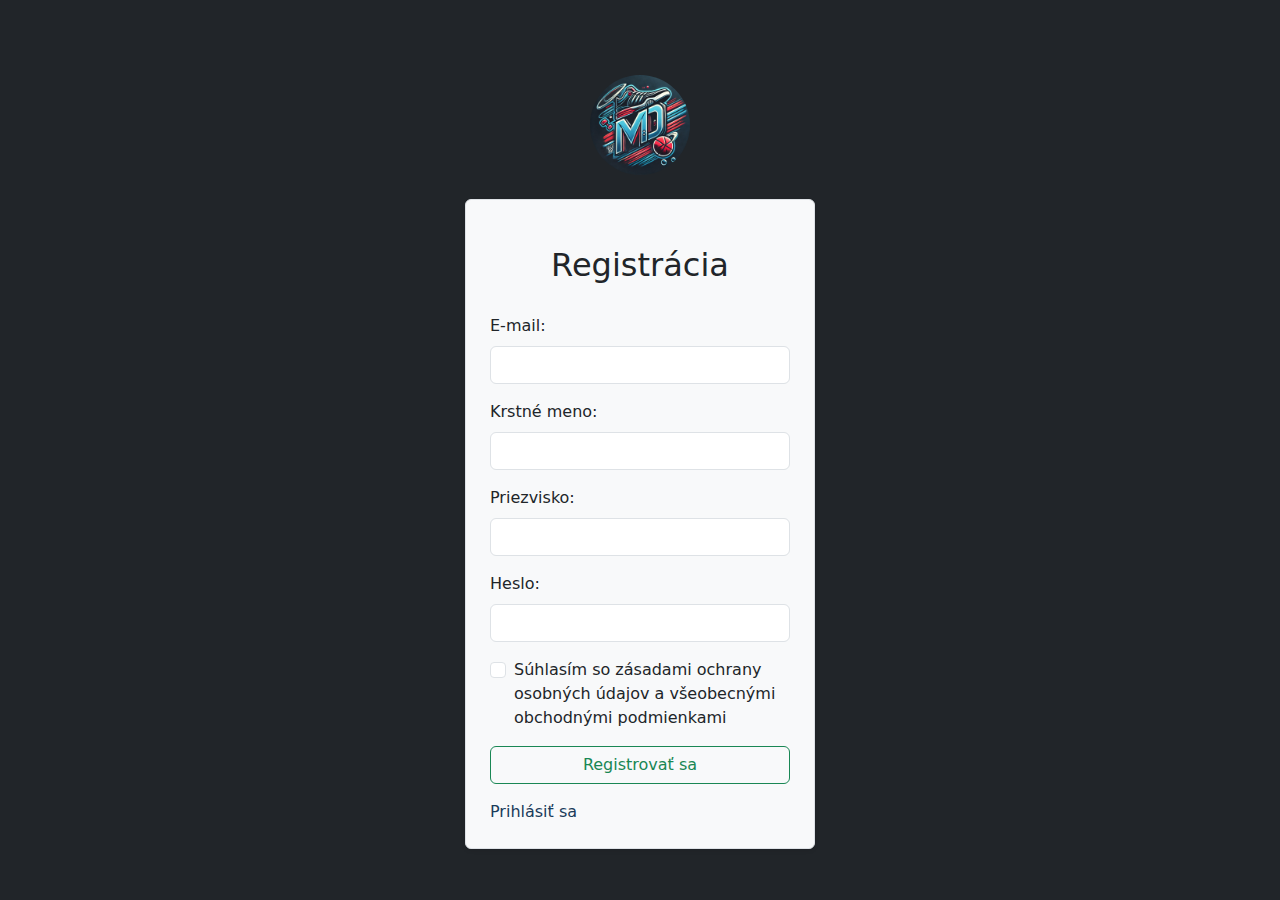
<file: registracia.html>
<!DOCTYPE html>
<html lang="sk">
<head>
    <meta charset="UTF-8">
    <meta name="viewport" content="width=device-width, initial-scale=1.0">
    <title>Registrácia</title>
    <link href="https://cdn.jsdelivr.net/npm/bootstrap@5.3.0-alpha1/dist/css/bootstrap.min.css" rel="stylesheet">
    <link href="styles.css" rel="stylesheet">

</head>
<body class="d-flex justify-content-center align-items-center" style="min-height: 100vh; background-color: #212529;">

<main class="d-flex flex-column justify-content-center align-items-center">
    <div class="text-center mb-4 mt-4">
        <a href="index.html">
            <img src="Logo_obchodu.png" alt="Logo stránky" class="logo img-fluid rounded-circle" style="max-height: 100px;">
        </a>
    </div>
<!--Formulár pre registráciu zákazníka-->
<section class="box p-4 border rounded shadow-sm" style="width: 350px; background-color: #f8f9fa">
    <div class="d-flex justify-content-center align-items-center" style="height: 10vh;">
        <header>
            <h2>Registrácia</h2>
        </header>
    </div>
    <!--Zadávajú sa informácie ako E-mail, krstné meno, priezvisko, heslo, akceptácia zabezpečení a prihlásenie-->
        <form>
            <div class="mb-3">
                <label for="email" class="form-label">E-mail:</label>
                <input type="email" id="email" name="email" class="form-control" required>
            </div>

            <div class="mb-3">
                <label for="name" class="form-label">Krstné meno:</label>
                <input type="text" id="name" name="name" class="form-control" required>
            </div>

            <div class="mb-3">
                <label for="surname" class="form-label">Priezvisko:</label>
                <input type="text" id="surname" name="surname" class="form-control" required>
            </div>

            <div class="mb-3">
                <label for="password" class="form-label">Heslo:</label>
                <input type="password" id="password" name="password" class="form-control" required>
            </div>

            <div class="mb-3 form-check">
                <input type="checkbox" class="form-check-input" id="privacyConsent" required>
                <label class="form-check-label" for="privacyConsent">
                    Súhlasím so zásadami ochrany osobných údajov a všeobecnými obchodnými podmienkami
                </label>
            </div>

            <button type="submit" class="btn btn-outline-success w-100">Registrovať sa</button>
        </form>
        <footer class="mt-3">
            <div class="d-flex justify-content-between">
                <a href="prihlasenie.html" class="text-start custom-link">Prihlásiť sa</a>
            </div>
        </footer>
</section>

</main>
<script src="https://cdn.jsdelivr.net/npm/bootstrap@5.3.0-alpha1/dist/js/bootstrap.bundle.min.js"></script>

</body>
</html>
</file>
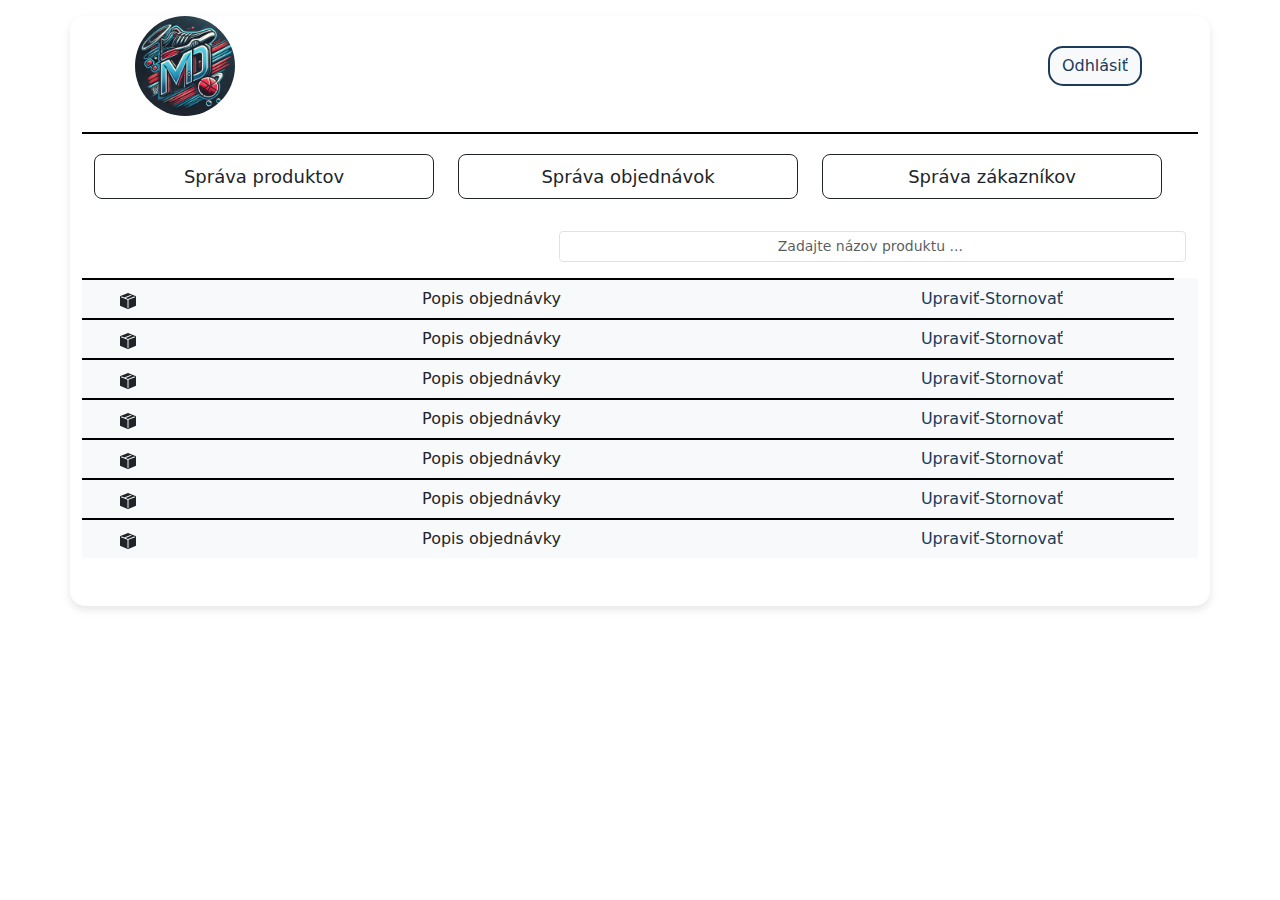
<file: sprava_objednavok_zakaznikov_A.html>
<!DOCTYPE html>
<html lang="en">
<head>
    <meta charset="UTF-8">
    <meta name="viewport" content="width=device-width, initial-scale=1.0">
    <title>Admin časť - správa objednávok a zakaznikov</title>
    <link href="https://cdn.jsdelivr.net/npm/bootstrap@5.3.3/dist/css/bootstrap.min.css" rel="stylesheet" integrity="sha384-QWTKZyjpPEjISv5WaRU9OFeRpok6YctnYmDr5pNlyT2bRjXh0JMhjY6hW+ALEwIH" crossorigin="anonymous">
    <link href="styles.css" rel="stylesheet">
</head>
<body>
    <!--Hlavička admin časti-->
    <div class="container custom-body-bg">
        <header class="container  mt-3 d-flex justify-content-center">
            <div class="row align-items-center w-100">
                <div class="col-lg-2 col-md-2 d-flex justify-content-center">
                    <a href="index.html">
                        <img src="Logo_obchodu.png" alt="Logo stránky" class="logo img-fluid rounded-circle" style="max-height: 100px;">
                    </a>
                </div>
                <div class="col-lg-8 col-md-8 d-flex justify-content-center">
                </div>
                <div class="col-lg-2 col-md-2 d-flex justify-content-center">
                    <a href="index.html">
                        <button type="button" class="btn btn-light">Odhlásiť</button>
                    </a>
                </div>
            </div>
        </header>

        <!--Buttony na prepinanie medzi produktami, objednávkami a zakazníkmi -->
        <nav class="container mt-3 custom-border">
            <div class="row mt-3 justify-content-center w-100">
                <div class="col-12 col-md-4 mt-1">
                    <a href="sprava_produktov_A.html">
                        <button class="btn v_btn btn-outline-dark btn-lg  w-100 small-font">Správa produktov</button>
                    </a>

                </div>
                <div class="col-12 col-md-4 mt-1">
                    <button class="btn v_btn btn-outline-dark btn-lg w-100 small-font" onclick="openMode('orders')" >
                        Správa objednávok
                    </button>
                </div>
                <div class="col-12 col-md-4 mt-1">
                    <button class="btn v_btn btn-outline-dark btn-lg w-100 small-font" onclick="openMode('customers')" >
                        Správa zákazníkov
                    </button>
                </div>
            </div>
        </nav>

        <main>
        <!--Searchbar na vyhľadanie produktu podľa názvu-->
        <section class="container mt-4">
            <div class="row">
                <div class="col-12 col-md-5"></div>
                <div class="col-12 col-md-7 mt-2">
                    <input type="text" class="form-control form-control-sm text-center w-100" placeholder="Zadajte názov produktu ... ">
                </div>
            </div>
        </section>

        <!--Jednotlivé produkty, ktoré boli vytovrené s možnosťou ich upraviť/zmazať-->
        <section class="container custom-bg mt-3 mb-5">
            <article class="row w-100 d-flex justify-content-center align-items-center custom-border">

                <div class="col-1 d-flex justify-content-center mt-1 dynamic-icon">
                    <svg xmlns="http://www.w3.org/2000/svg" width="16" height="16" fill="currentColor" class="bi bi-box-seam-fill" viewBox="0 0 16 16">
                        <path fill-rule="evenodd" d="M15.528 2.973a.75.75 0 0 1 .472.696v8.662a.75.75 0 0 1-.472.696l-7.25 2.9a.75.75 0 0 1-.557 0l-7.25-2.9A.75.75 0 0 1 0 12.331V3.669a.75.75 0 0 1 .471-.696L7.443.184l.01-.003.268-.108a.75.75 0 0 1 .558 0l.269.108.01.003zM10.404 2 4.25 4.461 1.846 3.5 1 3.839v.4l6.5 2.6v7.922l.5.2.5-.2V6.84l6.5-2.6v-.4l-.846-.339L8 5.961 5.596 5l6.154-2.461z"/>
                      </svg>
                </div>

                <div class="col-7  d-flex justify-content-center align-items-center">
                    <span class="order-description">popis objednávky 1</span>
                </div>
                <div class="col-4 text-center">
                    <button class="btn v_btn btn-link  custom-link w-100 change" onclick="changeContent('change_order')">Upraviť-Zmazať</button>
                </div>
            </article>

            <article class="row w-100 d-flex justify-content-center align-items-center custom-border">

                <div class="col-1 d-flex justify-content-center mt-1 dynamic-icon">
                    <svg xmlns="http://www.w3.org/2000/svg" width="16" height="16" fill="currentColor" class="bi bi-box-seam-fill" viewBox="0 0 16 16">
                        <path fill-rule="evenodd" d="M15.528 2.973a.75.75 0 0 1 .472.696v8.662a.75.75 0 0 1-.472.696l-7.25 2.9a.75.75 0 0 1-.557 0l-7.25-2.9A.75.75 0 0 1 0 12.331V3.669a.75.75 0 0 1 .471-.696L7.443.184l.01-.003.268-.108a.75.75 0 0 1 .558 0l.269.108.01.003zM10.404 2 4.25 4.461 1.846 3.5 1 3.839v.4l6.5 2.6v7.922l.5.2.5-.2V6.84l6.5-2.6v-.4l-.846-.339L8 5.961 5.596 5l6.154-2.461z"/>
                      </svg>
                </div>

                <div class="col-7  d-flex justify-content-center align-items-center">
                    <span class="order-description">popis objednávky 1</span>
                </div>
                <div class="col-4 text-center">
                    <button class="btn v_btn btn-link  custom-link w-100 change" onclick="changeContent('change_order')">Upraviť-Zmazať</button>
                </div>
            </article>

            <article class="row w-100 d-flex justify-content-center align-items-center custom-border">

                <div class="col-1 d-flex justify-content-center mt-1 dynamic-icon">
                    <svg xmlns="http://www.w3.org/2000/svg" width="16" height="16" fill="currentColor" class="bi bi-box-seam-fill" viewBox="0 0 16 16">
                        <path fill-rule="evenodd" d="M15.528 2.973a.75.75 0 0 1 .472.696v8.662a.75.75 0 0 1-.472.696l-7.25 2.9a.75.75 0 0 1-.557 0l-7.25-2.9A.75.75 0 0 1 0 12.331V3.669a.75.75 0 0 1 .471-.696L7.443.184l.01-.003.268-.108a.75.75 0 0 1 .558 0l.269.108.01.003zM10.404 2 4.25 4.461 1.846 3.5 1 3.839v.4l6.5 2.6v7.922l.5.2.5-.2V6.84l6.5-2.6v-.4l-.846-.339L8 5.961 5.596 5l6.154-2.461z"/>
                      </svg>
                </div>

                <div class="col-7  d-flex justify-content-center align-items-center">
                    <span class="order-description">popis objednávky 1</span>
                </div>
                <div class="col-4 text-center">
                    <button class="btn v_btn btn-link  custom-link w-100 change" onclick="changeContent('change_order')">Upraviť-Zmazať</button>
                </div>
            </article>

            <article class="row w-100 d-flex justify-content-center align-items-center custom-border">

                <div class="col-1 d-flex justify-content-center mt-1 dynamic-icon ">
                    <svg xmlns="http://www.w3.org/2000/svg" width="16" height="16" fill="currentColor" class="bi bi-box-seam-fill" viewBox="0 0 16 16">
                        <path fill-rule="evenodd" d="M15.528 2.973a.75.75 0 0 1 .472.696v8.662a.75.75 0 0 1-.472.696l-7.25 2.9a.75.75 0 0 1-.557 0l-7.25-2.9A.75.75 0 0 1 0 12.331V3.669a.75.75 0 0 1 .471-.696L7.443.184l.01-.003.268-.108a.75.75 0 0 1 .558 0l.269.108.01.003zM10.404 2 4.25 4.461 1.846 3.5 1 3.839v.4l6.5 2.6v7.922l.5.2.5-.2V6.84l6.5-2.6v-.4l-.846-.339L8 5.961 5.596 5l6.154-2.461z"/>
                      </svg>
                </div>

                <div class="col-7  d-flex justify-content-center align-items-center">
                    <span class="order-description">popis objednávky 1</span>
                </div>
                <div class="col-4 text-center">
                    <button class="btn v_btn btn-link  custom-link w-100 change" onclick="changeContent('change_order')">Upraviť-Zmazať</button>
                </div>
            </article>

            <article class="row w-100 d-flex justify-content-center align-items-center custom-border">

                <div class="col-1 d-flex justify-content-center mt-1 dynamic-icon">
                    <svg xmlns="http://www.w3.org/2000/svg" width="16" height="16" fill="currentColor" class="bi bi-box-seam-fill" viewBox="0 0 16 16">
                        <path fill-rule="evenodd" d="M15.528 2.973a.75.75 0 0 1 .472.696v8.662a.75.75 0 0 1-.472.696l-7.25 2.9a.75.75 0 0 1-.557 0l-7.25-2.9A.75.75 0 0 1 0 12.331V3.669a.75.75 0 0 1 .471-.696L7.443.184l.01-.003.268-.108a.75.75 0 0 1 .558 0l.269.108.01.003zM10.404 2 4.25 4.461 1.846 3.5 1 3.839v.4l6.5 2.6v7.922l.5.2.5-.2V6.84l6.5-2.6v-.4l-.846-.339L8 5.961 5.596 5l6.154-2.461z"/>
                      </svg>
                </div>

                <div class="col-7  d-flex justify-content-center align-items-center">
                    <span class="order-description">popis objednávky 1</span>
                </div>
                <div class="col-4 text-center">
                    <button class="btn v_btn btn-link  custom-link w-100 change" onclick="changeContent('change_order')">Upraviť-Zmazať</button>
                </div>
            </article>

            <article class="row w-100 d-flex justify-content-center align-items-center custom-border">

                <div class="col-1 d-flex justify-content-center mt-1 dynamic-icon">
                    <svg xmlns="http://www.w3.org/2000/svg" width="16" height="16" fill="currentColor" class="bi bi-box-seam-fill" viewBox="0 0 16 16">
                        <path fill-rule="evenodd" d="M15.528 2.973a.75.75 0 0 1 .472.696v8.662a.75.75 0 0 1-.472.696l-7.25 2.9a.75.75 0 0 1-.557 0l-7.25-2.9A.75.75 0 0 1 0 12.331V3.669a.75.75 0 0 1 .471-.696L7.443.184l.01-.003.268-.108a.75.75 0 0 1 .558 0l.269.108.01.003zM10.404 2 4.25 4.461 1.846 3.5 1 3.839v.4l6.5 2.6v7.922l.5.2.5-.2V6.84l6.5-2.6v-.4l-.846-.339L8 5.961 5.596 5l6.154-2.461z"/>
                      </svg>
                </div>

                <div class="col-7  d-flex justify-content-center align-items-center">
                    <span class="order-description">popis objednávky 1</span>
                </div>
                <div class="col-4 text-center">
                    <button class="btn v_btn btn-link  custom-link w-100 change" onclick="changeContent('change_order')">Upraviť-Zmazať</button>
                </div>
            </article>

            <article class="row w-100 d-flex justify-content-center align-items-center custom-border">

                <div class="col-1 d-flex justify-content-center mt-1 dynamic-icon">
                    <svg xmlns="http://www.w3.org/2000/svg" width="16" height="16" fill="currentColor" class="bi bi-box-seam-fill" viewBox="0 0 16 16">
                        <path fill-rule="evenodd" d="M15.528 2.973a.75.75 0 0 1 .472.696v8.662a.75.75 0 0 1-.472.696l-7.25 2.9a.75.75 0 0 1-.557 0l-7.25-2.9A.75.75 0 0 1 0 12.331V3.669a.75.75 0 0 1 .471-.696L7.443.184l.01-.003.268-.108a.75.75 0 0 1 .558 0l.269.108.01.003zM10.404 2 4.25 4.461 1.846 3.5 1 3.839v.4l6.5 2.6v7.922l.5.2.5-.2V6.84l6.5-2.6v-.4l-.846-.339L8 5.961 5.596 5l6.154-2.461z"/>
                      </svg>
                </div>

                <div class="col-7  d-flex justify-content-center align-items-center">
                    <span class="order-description">popis objednávky 1</span>
                </div>
                <div class="col-4 text-center">
                    <button class="btn v_btn btn-link custom-link w-100 change" onclick="changeContent('change_order')">Upraviť-Zmazať</button>
                </div>
            </article>
            
        </section>

        </main>
        <div class="container">
            <div class="row"></div>
        </div>

    </div>







    <script src="https://cdn.jsdelivr.net/npm/bootstrap@5.3.3/dist/js/bootstrap.bundle.min.js" integrity="sha384-YvpcrYf0tY3lHB60NNkmXc5s9fDVZLESaAA55NDzOxhy9GkcIdslK1eN7N6jIeHz" crossorigin="anonymous"></script>
    <script src="js/sprava_objednavok_zakaznikov_A.js" defer></script>
</body>
</html>
</file>
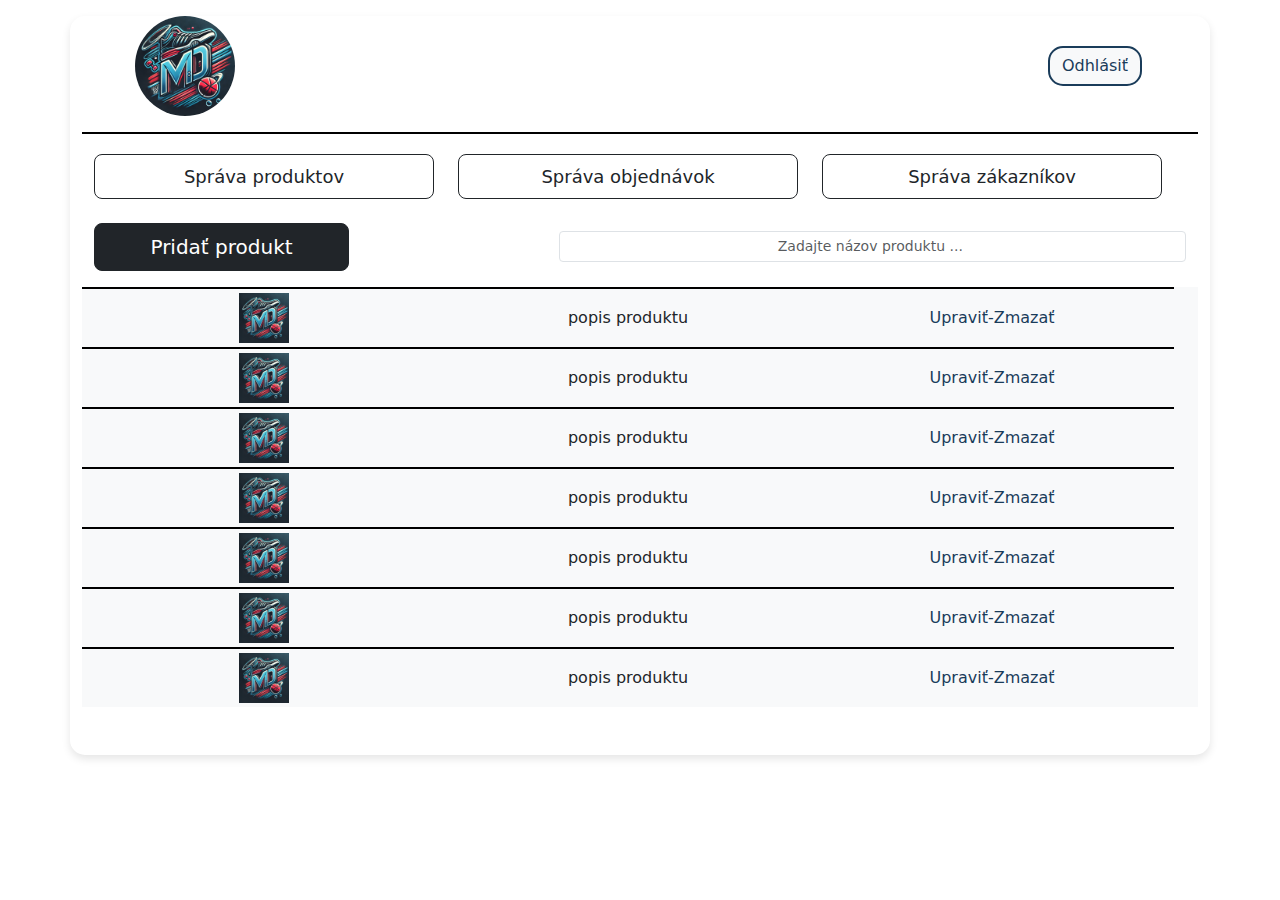
<file: sprava_produktov_A.html>
<!DOCTYPE html>
<html lang="en">
<head>
    <meta charset="UTF-8">
    <meta name="viewport" content="width=device-width, initial-scale=1.0">
    <title>Správa produktov-Admin časť</title>
    <link href="https://cdn.jsdelivr.net/npm/bootstrap@5.3.3/dist/css/bootstrap.min.css" rel="stylesheet" integrity="sha384-QWTKZyjpPEjISv5WaRU9OFeRpok6YctnYmDr5pNlyT2bRjXh0JMhjY6hW+ALEwIH" crossorigin="anonymous">
    <link href="styles.css" rel="stylesheet">
</head>
<body>
    <!-- Hlavička admin časti-->
    <div class="container custom-body-bg">
        <header class="container  mt-3 d-flex justify-content-center">
            <div class="row align-items-center w-100">
                <div class="col-lg-2 col-md-2 d-flex justify-content-center">
                    <a href="index.html">
                        <img src="Logo_obchodu.png" alt="Logo stránky" class="logo img-fluid rounded-circle" style="max-height: 100px;">
                    </a>
                </div>
                <div class="col-lg-8 col-md-8 d-flex justify-content-center">
                </div>
                <div class="col-lg-2 col-md-2 d-flex justify-content-center">
                    <a href="index.html">
                        <button type="button" class="btn btn-light">Odhlásiť</button>
                    </a>
                </div>
            </div>
        </header>

        <!--Buttony na prepinanie produkty-objednavky-zakaznici-->
        <nav class="container mt-3 custom-border">
            <div class="row mt-3 justify-content-center w-100">
                <div class="col-12 col-md-4 mt-1">
                    <button class="btn v_btn btn-outline-dark btn-lg  w-100 small-font" onclick="">Správa produktov</button>
                    
                </div>
                <div class="col-12 col-md-4 mt-1">
                    <button class="btn v_btn btn-outline-dark btn-lg  w-100 small-font" onclick="window.location.href = 'sprava_objednavok_zakaznikov_A.html?mode=orders'">Správa objednávok</button>
                </div>
                <div class="col-12 col-md-4 mt-1">
                    <button class="btn v_btn btn-outline-dark btn-lg  w-100 small-font" onclick="window.location.href = 'sprava_objednavok_zakaznikov_A.html?mode=customers'">Správa zákazníkov</button>
                </div>
            </div>
        </nav>

        <main>
        <!--Tlačítko na vytvorenie nového produktu-->
        <section class="container mt-4">
            <div class="row">
                <div class="col-12 col-md-3">
                    <a href="vytvorenie_produktu_A.html">
                        <button class="btn v_btn btn-dark btn-lg  w-100">Pridať produkt</button>
                    </a>
                </div>
                <div class="col-12 col-md-2"></div>
                <div class="col-12 col-md-7 mt-2">
                    <input type="text" class="form-control form-control-sm text-center w-100" placeholder="Zadajte názov produktu ... ">
                </div>
            </div>
        </section>

        <!--Tabulka produktov-->
        <section class="container custom-bg mt-3 mb-5">
            <article class="row w-100 d-flex justify-content-center align-items-center custom-border">

                <div class="col-4 d-flex justify-content-center mt-1 ">
                    <img src="Logo_obchodu.png" alt="Logo of the Store" class="img-fluid mb-1" style="max-height: 50px;">
                </div>

                <div class="col-4  d-flex justify-content-center align-items-center">
                    popis produktu
                </div>
                <div class="col-4 text-center">
                    <button class="btn v_btn btn-link custom-link  w-100" onclick="window.location.href = 'vytvorenie_produktu_A.html?mode=edit'">Upraviť-Zmazať</button>
                </div>
            </article>

            <article class="row w-100 d-flex justify-content-center align-items-center custom-border">

                <div class="col-4 d-flex justify-content-center mt-1 ">
                    <img src="Logo_obchodu.png" alt="Logo of the Store" class="img-fluid mb-1" style="max-height: 50px;">
                </div>

                <div class="col-4  d-flex justify-content-center align-items-center">
                    popis produktu
                </div>
                <div class="col-4 text-center">
                    <button class="btn v_btn btn-link custom-link  w-100" onclick="window.location.href = 'vytvorenie_produktu_A.html?mode=edit'">Upraviť-Zmazať</button>
                </div>
            </article>

            <article class="row w-100 d-flex justify-content-center align-items-center custom-border">

                <div class="col-4 d-flex justify-content-center mt-1 ">
                    <img src="Logo_obchodu.png" alt="Logo of the Store" class="img-fluid mb-1" style="max-height: 50px;">
                </div>

                <div class="col-4  d-flex justify-content-center align-items-center">
                    popis produktu
                </div>
                <div class="col-4 text-center">
                    <button class="btn v_btn btn-link custom-link  w-100" onclick="window.location.href = 'vytvorenie_produktu_A.html?mode=edit'">Upraviť-Zmazať</button>
                </div>
            </article>

            <article class="row w-100 d-flex justify-content-center align-items-center custom-border">

                <div class="col-4 d-flex justify-content-center mt-1 ">
                    <img src="Logo_obchodu.png" alt="Logo of the Store" class="img-fluid mb-1" style="max-height: 50px;">
                </div>

                <div class="col-4  d-flex justify-content-center align-items-center">
                    popis produktu
                </div>
                <div class="col-4 text-center">
                    <button class="btn v_btn btn-link custom-link  w-100" onclick="window.location.href = 'vytvorenie_produktu_A.html?mode=edit'">Upraviť-Zmazať</button>
                </div>
            </article>

            <article class="row w-100 d-flex justify-content-center align-items-center custom-border">

                <div class="col-4 d-flex justify-content-center mt-1 ">
                    <img src="Logo_obchodu.png" alt="Logo of the Store" class="img-fluid mb-1" style="max-height: 50px;">
                </div>

                <div class="col-4  d-flex justify-content-center align-items-center">
                    popis produktu
                </div>
                <div class="col-4 text-center">
                    <button class="btn v_btn btn-link custom-link  w-100" onclick="window.location.href = 'vytvorenie_produktu_A.html?mode=edit'">Upraviť-Zmazať</button>
                </div>
            </article>

            <article class="row w-100 d-flex justify-content-center align-items-center custom-border">

                <div class="col-4 d-flex justify-content-center mt-1 ">
                    <img src="Logo_obchodu.png" alt="Logo of the Store" class="img-fluid mb-1" style="max-height: 50px;">
                </div>

                <div class="col-4  d-flex justify-content-center align-items-center">
                    popis produktu
                </div>
                <div class="col-4 text-center">
                    <button class="btn v_btn btn-link custom-link  w-100" onclick="window.location.href = 'vytvorenie_produktu_A.html?mode=edit'">Upraviť-Zmazať</button>
                </div>
            </article>

            <article class="row w-100 d-flex justify-content-center align-items-center custom-border">

                <div class="col-4 d-flex justify-content-center mt-1 ">
                    <img src="Logo_obchodu.png" alt="Logo of the Store" class="img-fluid mb-1" style="max-height: 50px;">
                </div>

                <div class="col-4  d-flex justify-content-center align-items-center">
                    popis produktu
                </div>
                <div class="col-4 text-center">
                    <button class="btn v_btn btn-link custom-link  w-100" onclick="window.location.href = 'vytvorenie_produktu_A.html?mode=edit'">Upraviť-Zmazať</button>
                </div>
            </article>
            </section>

        </main>
        <div class="container">
            <div class="row"></div>
        </div>

    </div>







    <script src="https://cdn.jsdelivr.net/npm/bootstrap@5.3.3/dist/js/bootstrap.bundle.min.js" integrity="sha384-YvpcrYf0tY3lHB60NNkmXc5s9fDVZLESaAA55NDzOxhy9GkcIdslK1eN7N6jIeHz" crossorigin="anonymous"></script>
</body>
</html>
</file>
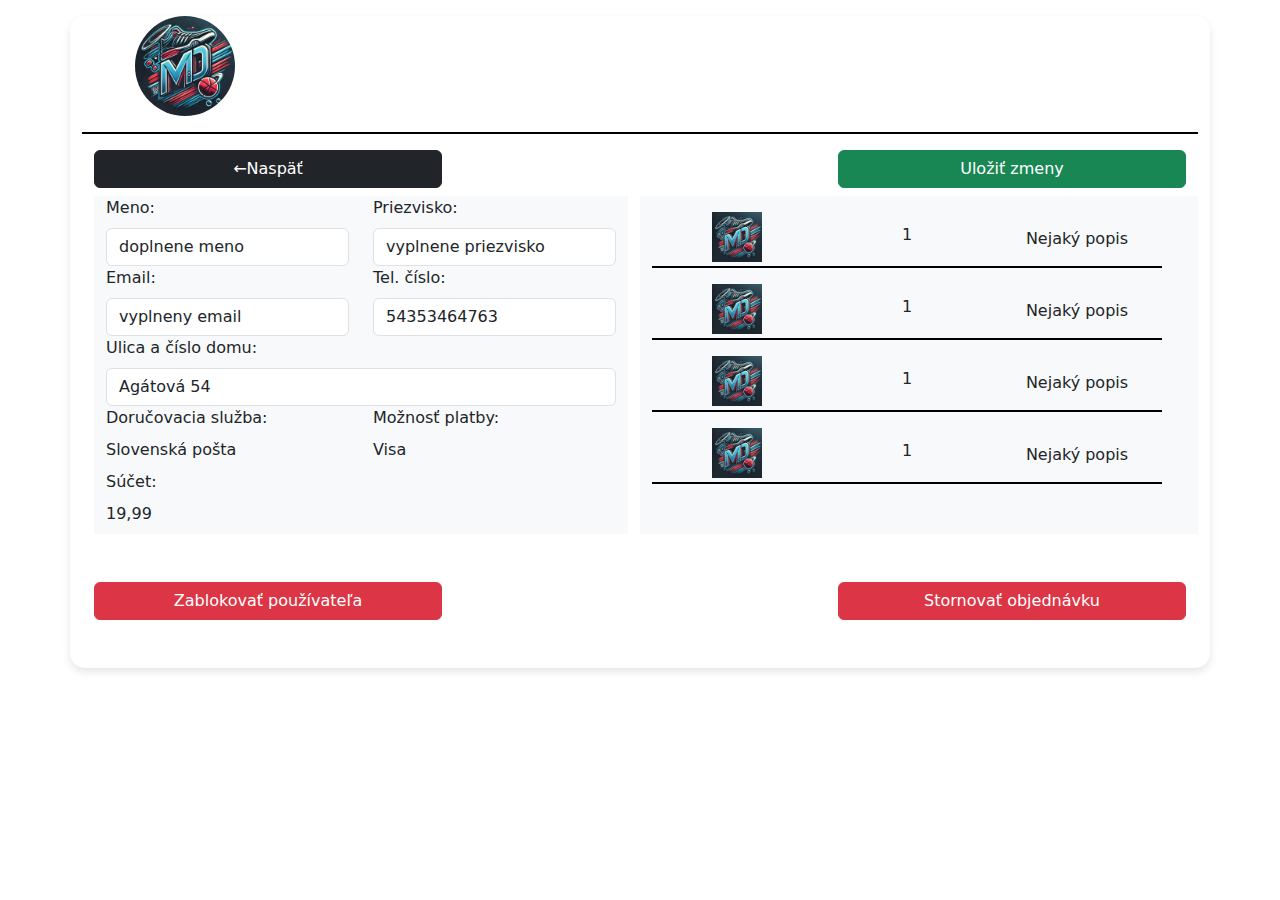
<file: uprava_objednavky_A.html>
<!DOCTYPE html>
<html lang="en">
<head>
    <meta charset="UTF-8">
    <meta name="viewport" content="width=device-width, initial-scale=1.0">
    <title>Úprava objednávky</title>
    <link href="https://cdn.jsdelivr.net/npm/bootstrap@5.3.3/dist/css/bootstrap.min.css" rel="stylesheet" integrity="sha384-QWTKZyjpPEjISv5WaRU9OFeRpok6YctnYmDr5pNlyT2bRjXh0JMhjY6hW+ALEwIH" crossorigin="anonymous">
    <link href="styles.css" rel="stylesheet">
</head>
<body>
    <!--Hlavička s logom-->
    <div class="container custom-body-bg">
        <header class="container  mt-3 d-flex justify-content-center">
            <div class="row align-items-center w-100">
                <div class="col-lg-2 col-md-2 d-flex justify-content-center">
                    <a href="index.html">
                        <img src="Logo_obchodu.png" alt="Logo stránky" class="logo img-fluid rounded-circle" style="max-height: 100px;">
                    </a>
                </div>
                <div class="col-lg-8 col-md-8 d-flex justify-content-center">
                </div>
                <div class="col-lg-2 col-md-2 d-flex justify-content-center">
                </div>
            </div>
        </header>

        <main>
        <section class="container mt-3 custom-border"></section>
        <!--Tlačítka pre uloženie zmien alebo vrátenie do správy objednávok-->
        <section class="container mt-3">
            <div class="row">
                <div class="col-12 col-md-4">
                    <a href="sprava_objednavok_zakaznikov_A.html">
                        <button class="btn btn-dark  w-100 ">←Naspäť</button>
                    </a>
                </div>
                <div class="col-12 col-md-4"></div>
                <div class="col-12 col-md-4">
                    <a href="sprava_objednavok_zakaznikov_A.html">
                        <button class="btn btn-success  w-100 ">Uložiť zmeny</button>
                    </a>
                </div>
            </div>
        </section>

        <!--Informácie o objednávke-->
        <section class="container mt-2">
            <div class="row">
                <div class="col-12 col-md-6">
                    <form class="container custom-bg">
                        <div class="row">
                            <div class="col-12 col-md-6">
                                <label for="name" class="form-label">Meno:</label>
                                <input type="text" id="name" name="name" class="form-control" value="doplnene meno" required>
                            </div>
                            <div class="col-12 col-md-6">
                                <label for="surname" class="form-label">Priezvisko:</label>
                                <input type="text" id="surname" name="surname" class="form-control" value="vyplnene priezvisko"required>
                            </div>
                        </div>
                        <div class="row">
                            <div class="col-12 col-md-6">
                                <label for="email" class="form-label">Email:</label>
                                <input type="text" id="email" name="email" class="form-control" value="vyplneny email" required>
                            </div>
                            <div class="col-12 col-md-6">
                                <label for="phone-number" class="form-label">Tel. číslo:</label>
                                <input type="text" id="phone-number" name="phone-number" class="form-control" value="54353464763" required>
                            </div>
                        </div>
                        <div class="row">
                            <div class="col-12">
                                <label for="address" class="form-label">Ulica a číslo domu:</label>
                                <input type="text" id="address" name="address" class="form-control" value="Agátová 54" required>
                            </div>
                        </div>
                        <div class="row">
                            <div class="col-12 col-md-6">
                                <label class="form-label">Doručovacia služba:</label><br>
                                <label class="form-label">Slovenská pošta</label>
                            </div>
                            <div class="col-12 col-md-6">
                                <label class="form-label">Možnosť platby:</label><br>
                                <label class="form-label">Visa</label>
                            </div>
                        </div>
                        <div class="row">
                            <div class="col-12">
                                <label class="form-label">Súčet:</label><br>
                                <label class="form-label">19,99</label>
                            </div>
                        </div>
                    </form>
                </div>
                <!--Produkty v danej objednávke a ich počet, ktorý bol objednaný-->
                <div class="col-12 col-md-6 custom-bg">
                    <section class="container">
                        <article class="row w-100 d-flex justify-content-center align-items-center mt-3 border-itemy-kosik">

                            <div class="col-4 d-flex justify-content-center ">
                                <img src="Logo_obchodu.png" alt="Logo of the Store" class="img-fluid mb-1" style="max-height: 50px;;">
                            </div>
            
                            <div class="col-4  d-flex justify-content-center align-items-center">
                                <label class="form-label">1</label>
                            </div>
                            <div class="col-4  text-center">    
                                Nejaký popis
                            </div>
            
                        </article>

                        <article class="row w-100 d-flex justify-content-center align-items-center mt-3 border-itemy-kosik">

                            <div class="col-4 d-flex justify-content-center ">
                                <img src="Logo_obchodu.png" alt="Logo of the Store" class="img-fluid mb-1" style="max-height: 50px;;">
                            </div>
            
                            <div class="col-4  d-flex justify-content-center align-items-center">
                                <label class="form-label">1</label>
                            </div>
                            <div class="col-4  text-center">    
                                Nejaký popis
                            </div>
            
                        </article>

                        <article class="row w-100 d-flex justify-content-center align-items-center mt-3 border-itemy-kosik">

                            <div class="col-4 d-flex justify-content-center ">
                                <img src="Logo_obchodu.png" alt="Logo of the Store" class="img-fluid mb-1" style="max-height: 50px;;">
                            </div>
            
                            <div class="col-4  d-flex justify-content-center align-items-center">
                                <label class="form-label">1</label>
                            </div>
                            <div class="col-4  text-center">    
                                Nejaký popis
                            </div>
            
                        </article>

                        <article class="row w-100 d-flex justify-content-center align-items-center mt-3 border-itemy-kosik">

                            <div class="col-4 d-flex justify-content-center ">
                                <img src="Logo_obchodu.png" alt="Logo of the Store" class="img-fluid mb-1" style="max-height: 50px;;">
                            </div>
            
                            <div class="col-4  d-flex justify-content-center align-items-center">
                                <label class="form-label">1</label>
                            </div>
                            <div class="col-4  text-center">    
                                Nejaký popis
                            </div>
            
                        </article>
                    </section>
                </div>
            </div>
        </section>
        <!-- Tlačítka pre zablokovanie používateľa a strornovanie objednávky-->
        <section class="container mt-5">
            <div class="row">
                <div class="col-12 col-md-4">
                    <a href="sprava_objednavok_zakaznikov_A.html">
                        <button class="btn btn-danger  w-100 ">Zablokovať používateľa</button>
                    </a>
                </div>
                <div class="col-12 col-md-4"></div>
                <div class="col-12 col-md-4">
                    <a href="sprava_objednavok_zakaznikov_A.html">
                        <button class="btn btn-danger  w-100 ">Stornovať objednávku</button>
                    </a>
                </div>
            </div>
        </section>

        <section class="container mt-5">
            <div class="row"></div>
        </section>
        </main>
    </div>




    <script src="https://cdn.jsdelivr.net/npm/bootstrap@5.3.3/dist/js/bootstrap.bundle.min.js" integrity="sha384-YvpcrYf0tY3lHB60NNkmXc5s9fDVZLESaAA55NDzOxhy9GkcIdslK1eN7N6jIeHz" crossorigin="anonymous"></script>
    
</body>
</html>
</file>
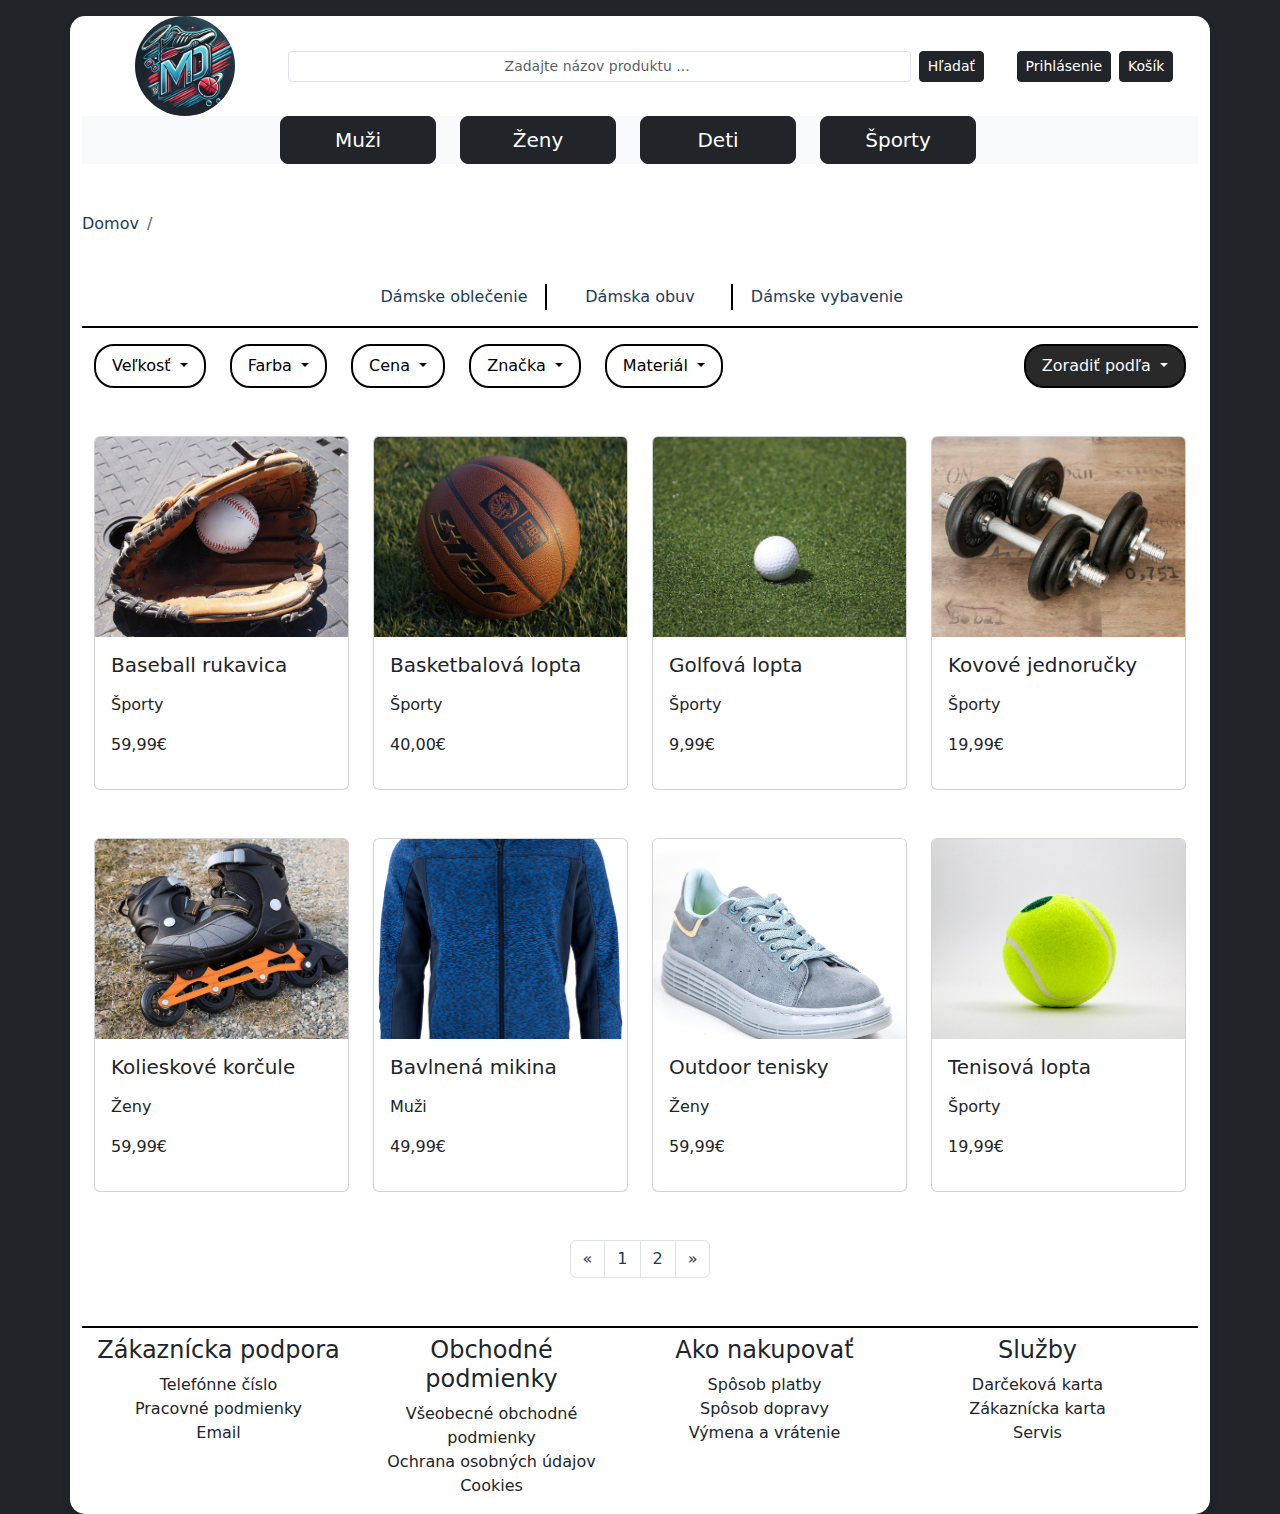
<file: vyber_produktov.html>
<!DOCTYPE html>
<html lang="en">
<head>
  <meta charset="UTF-8">
  <meta name="viewport" content="width=device-width, initial-scale=1.0">
  <title>Výber produktov</title>
  <link href="https://cdn.jsdelivr.net/npm/bootstrap@5.3.3/dist/css/bootstrap.min.css" rel="stylesheet" integrity="sha384-QWTKZyjpPEjISv5WaRU9OFeRpok6YctnYmDr5pNlyT2bRjXh0JMhjY6hW+ALEwIH" crossorigin="anonymous">
  <link href="styles.css" rel="stylesheet">
</head>
<body class="with-background">
<div class="container custom-body-bg">
  <!--Hlavné menu-->
  <header class="container  mt-3 d-flex justify-content-center">
    <div class="row align-items-center w-100">
      <div class="col-lg-2 col-md-2 d-flex justify-content-center">
        <a href="index.html">
          <img src="Logo_obchodu.png" alt="Logo stránky" class="logo img-fluid rounded-circle" style="max-height: 100px;">
        </a>
      </div>
      <div class="col-lg-8 col-md-8 d-flex justify-content-center">
        <input type="text" class="form-control form-control-sm text-center me-2" placeholder="Zadajte názov produktu ... ">
        <button class="btn btn-dark btn-sm me-2">Hľadať</button>
      </div>
      <div class="col-lg-2 col-md-2 d-flex justify-content-center">
        <a href="prihlasenie.html" >
          <button class="btn btn-dark btn-sm me-2">Prihlásenie</button>
        </a>
        <a href="kosik.html">
          <button class="btn btn-dark btn-sm">Košík</button>
        </a>
      </div>
    </div>
  </header>

  <!--Kategórie výberu-->
  <nav class="container  custom-bg mb-5">
    <div class="row">
      <div class="col-2"></div>

      <div class="col-8 d-none d-md-flex justify-content-center">
          <button class="btn v_btn btn-dark btn-lg me-4 w-75" onclick="openCategory('muzi')">Muži</button>
          <button class="btn v_btn btn-dark btn-lg me-4 w-75" onclick="openCategory('zeny')">Ženy</button>
          <button class="btn v_btn btn-dark btn-lg me-4 w-75" onclick="openCategory('deti')">Deti</button>
          <button class="btn v_btn btn-dark btn-lg me-4 w-75" onclick="openCategory('sporty')">Športy</button>
      </div>

      <!-- Dropdown pre menšie obrazovky -->
      <div class="col-8 d-md-none w-100">
          <select class="form-select form-select-lg" onchange="openCategory(this.value)">
              <option value="" selected disabled>Vyberte kategóriu</option>
              <option value="muzi">Muži</option>
              <option value="zeny">Ženy</option>
              <option value="deti">Deti</option>
              <option value="sporty">Športy</option>
          </select>
      </div>
      <div class="col-2"></div>
    </div>
  </nav>

  <!--Zobrazenie v akej kategórii sa aktuálne nachádzame-->
  <nav aria-label="breadcrumb">
    <ol class="breadcrumb custom-breadcrumb">
      <li class="breadcrumb-item "><a href="index.html" class="custom-link">Domov</a></li>
      <li class="breadcrumb-item active" id="current-category" aria-current="page"></li>
    </ol>
  </nav>

  <main>
  <section class="container mt-5">
    <div class="row text-center d-flex justify-content-center" id="subcategory-container">
      <!-- Podkategórie sa sem vložia dynamicky -->
    </div>
  </section>
  <div class="custom-border mt-3"></div>

  <section class="container mt-3">
    <div class="row">
      <!-- Veľkosť Filter -->
      <div class="col">
        <div class="dropdown">
          <button class="filter-button dropdown-toggle" type="button" id="sizeDropdown" data-bs-toggle="dropdown" aria-expanded="false">
            Veľkosť
          </button>
          <ul class="dropdown-menu" aria-labelledby="sizeDropdown">
            <li><a class="dropdown-item" href="#">S</a></li>
            <li><a class="dropdown-item" href="#">M</a></li>
            <li><a class="dropdown-item" href="#">L</a></li>
            <li><a class="dropdown-item" href="#">XL</a></li>
          </ul>
        </div>
      </div>

      <!-- Farba Filter -->
      <div class="col">
        <div class="dropdown">
          <button class="filter-button dropdown-toggle" type="button" id="colorDropdown" data-bs-toggle="dropdown" aria-expanded="false">
            Farba
          </button>
          <ul class="dropdown-menu" aria-labelledby="colorDropdown">
            <li><a class="dropdown-item" href="#">Červená</a></li>
            <li><a class="dropdown-item" href="#">Modrá</a></li>
            <li><a class="dropdown-item" href="#">Zelená</a></li>
            <li><a class="dropdown-item" href="#">Čierna</a></li>
          </ul>
        </div>
      </div>

      <!-- Cena Filter -->
      <div class="col">
        <div class="dropdown">
          <button class="filter-button dropdown-toggle" type="button" id="priceDropdown" data-bs-toggle="dropdown" aria-expanded="false">
            Cena
          </button>
          <div class="dropdown-menu p-3" aria-labelledby="priceDropdown" style="min-width: 200px;">
            <div class="mb-2">
              <label for="priceFrom" class="form-label">Od:</label>
              <input type="number" class="form-control form-control-sm" id="priceFrom" placeholder="0€" min="0">
            </div>
            <div class="mb-2">
              <label for="priceTo" class="form-label">Do:</label>
              <input type="number" class="form-control form-control-sm" id="priceTo" placeholder="100€" min="0">
            </div>
            <button type="button" class="btn btn-dark btn-sm w-100" onclick="applyPriceFilter()">Aplikovať</button>
          </div>
        </div>
      </div>

      <!-- Značka Filter -->
      <div class="col">
        <div class="dropdown">
          <button class="filter-button dropdown-toggle" type="button" id="brandDropdown" data-bs-toggle="dropdown" aria-expanded="false">
            Značka
          </button>
          <ul class="dropdown-menu" aria-labelledby="brandDropdown">
            <li><a class="dropdown-item" href="#">Nike</a></li>
            <li><a class="dropdown-item" href="#">Adidas</a></li>
            <li><a class="dropdown-item" href="#">Puma</a></li>
            <li><a class="dropdown-item" href="#">Reebok</a></li>
          </ul>
        </div>
      </div>

      <!-- Materiál Filter -->
      <div class="col">
        <div class="dropdown">
          <button class="filter-button dropdown-toggle" type="button" id="materialDropdown" data-bs-toggle="dropdown" aria-expanded="false">
            Materiál
          </button>
          <ul class="dropdown-menu" aria-labelledby="materialDropdown">
            <li><a class="dropdown-item" href="#">Bavlna</a></li>
            <li><a class="dropdown-item" href="#">Polyester</a></li>
            <li><a class="dropdown-item" href="#">Nylon</a></li>
            <li><a class="dropdown-item" href="#">Látka</a></li>
          </ul>
        </div>
      </div>
      <div class="col"></div>
      <div class="col"></div>
      <div class="col"></div>
      <div class="col"></div>
      <div class="col"></div>

      <!-- Zoradenie -->
      <div class="col">
        <div class="dropdown">
          <button class="order-by-button dropdown-toggle" type="button" id="orderBy" data-bs-toggle="dropdown" aria-expanded="false">
            Zoradiť podľa
          </button>
          <ul class="dropdown-menu" aria-labelledby="orderBY">
            <li><a class="dropdown-item" href="#">Najnovšie</a></li>
            <li><a class="dropdown-item" href="#">Najobľúbenejšie</a></li>
            <li><a class="dropdown-item" href="#">Najnižšia cena</a></li>
            <li><a class="dropdown-item" href="#">Najvyššia cena</a></li>
          </ul>
        </div>
      </div>    </div>
  </section>

  <!--Jednotlivé karty pre produkty v danej kategórií-->
  <section class="container mt-5">
    <div class="row">

      <article class="col-md-3">
        <a href="detail_produktu.html" class="text-decoration-none card-link">
          <div class="card">
            <img src="obrazky/baseball_rukavica.jpg" class="card-img-top" alt="baseball rukavica">
            <div class="card-body">
              <h5 class="card-title">Baseball rukavica</h5>
              <p class="card-text">
                <p>
                    Športy
                </p>
                <p>
                    59,99€
                </p>
              </p>
            </div>
          </div>
        </a>
      </article>

      <article class="col-md-3">
        <a href="detail_produktu.html" class="text-decoration-none card-link">
          <div class="card">
            <img src="obrazky/basketbalova_lopta.jpg" class="card-img-top" alt="basketbalova lopta">
            <div class="card-body">
              <h5 class="card-title">Basketbalová lopta</h5>
              <p class="card-text">
                <p>
                    Športy
                </p>
                <p>
                    40,00€
                </p>
              </p>
            </div>
          </div>
        </a>
      </article>

      <article class="col-md-3">
        <a href="detail_produktu.html" class="text-decoration-none card-link">
          <div class="card">
            <img src="obrazky/golfova_lopta.jpg" class="card-img-top" alt="golfova lopta">
            <div class="card-body">
              <h5 class="card-title">Golfová lopta</h5>
              <p class="card-text">
                <p>
                    Športy
                </p>
                <p>
                    9,99€
                </p>
              </p>
            </div>
          </div>
        </a>
      </article>

      <article class="col-md-3">
        <a href="detail_produktu.html" class="text-decoration-none card-link">
          <div class="card">
            <img src="obrazky/jednorucky.jpg" class="card-img-top" alt="jednorucky">
            <div class="card-body">
              <h5 class="card-title">Kovové jednoručky</h5>
              <p class="card-text">
                <p>
                    Športy
                </p>
                <p>
                    19,99€
                </p>
              </p>
            </div>
          </div>
        </a>
      </article>
    </div>

    <div class="row mt-5">

      <article class="col-md-3">
        <a href="detail_produktu.html" class="text-decoration-none card-link">
          <div class="card">
            <img src="obrazky/korcule.jpg" class="card-img-top" alt="korcule">
            <div class="card-body">
              <h5 class="card-title">Kolieskové korčule</h5>
              <p class="card-text">
                <p>
                    Ženy
                </p>
                <p>
                    59,99€
                </p>
              </p>
            </div>
          </div>
        </a>
      </article>

      <article class="col-md-3">
        <a href="detail_produktu.html" class="text-decoration-none card-link">
          <div class="card">
            <img src="obrazky/mikina.png" class="card-img-top" alt="mikina">
            <div class="card-body">
              <h5 class="card-title">Bavlnená mikina</h5>
              <p class="card-text">
                <p>
                    Muži
                </p>
                <p>
                    49,99€
                </p>
              </p>
            </div>
          </div>
        </a>
      </article>

      <article class="col-md-3">
        <a href="detail_produktu.html" class="text-decoration-none card-link">
          <div class="card">
            <img src="obrazky/teniska2.jpg" class="card-img-top" alt="outdoor teniska">
            <div class="card-body">
              <h5 class="card-title">Outdoor tenisky</h5>
              <p class="card-text">
                <p>
                    Ženy
                </p>
                <p>
                    59,99€
                </p>
              </p>
            </div>
          </div>
        </a>
      </article>

      <article class="col-md-3">
        <a href="detail_produktu.html" class="text-decoration-none card-link">
          <div class="card">
            <img src="obrazky/tenisova_lopta.jpg" class="card-img-top" alt="tenisova lopta">
            <div class="card-body">
              <h5 class="card-title">Tenisová lopta</h5>
              <p class="card-text">
                <p>
                    Športy
                </p>
                <p>
                    19,99€
                </p>
              </p>
            </div>
          </div>
        </a>
      </article>
    </div>
  </section>

  <!--Prepínanie medzi viacerými stránkami produktov-->
  <nav aria-label="Page navigation" class="mt-5">
    <ul class="pagination justify-content-center" id="pagination">
      <!--Prepnutie na predchadzajucu stranku-->
      <li class="page-item" id="prev-page">
        <a class="page-link custom-link" href="#" aria-label="Previous" onclick="changePage(currentPage - 1)">
          <span aria-hidden="true">&laquo;</span>
        </a>
      </li>
      <!--Prvá stranka produktov-->
      <li class="page-item" id="first_page">
        <a class="page-link custom-link" href="#" aria-label="Previous" onclick="changePage(1)">
          <span aria-hidden="true">1</span>
        </a>
      </li>
      <!--Druhá stránka produktov-->
      <li class="page-item" id="second_page">
        <a class="page-link custom-link" href="#" aria-label="Previous" onclick="changePage(2)">
          <span aria-hidden="true">2</span>
        </a>
      </li>
      <!--Prepnutie na dalsiu stranku-->
      <li class="page-item" id="next-page">
        <a class="page-link custom-link" href="#" aria-label="Next" onclick="changePage(currentPage + 1)">
          <span aria-hidden="true">&raquo;</span>
        </a>
      </li>
    </ul>
  </nav>
  </main>

  <!--Podpora,obchodné podmienky a iné informácie ohľadom nakupovania-->
  <footer class="container d-flex mt-5 custom-border">
    <div class="row w-100 text-center">
      <div class=" col-12  col-md-3 col-sm-6 mt-2">
        <h4>Zákaznícka podpora</h4>
        <ul  class="no-bullets">
          <li>Telefónne číslo</li>
          <li>Pracovné podmienky</li>
          <li>Email</li>
        </ul>
      </div>
      <div class=" col-12  col-md-3 col-sm-6 mt-2">
        <h4>Obchodné podmienky</h4>
        <ul  class="no-bullets">
          <li>Všeobecné obchodné podmienky</li>
          <li>Ochrana osobných údajov</li>
          <li>Cookies</li>
        </ul>
      </div>
      <div class="col-12  col-md-3 col-sm-6 mt-2">
        <h4>Ako nakupovať</h4>
        <ul  class="no-bullets">
          <li>Spôsob platby</li>
          <li>Spôsob dopravy</li>
          <li>Výmena a vrátenie</li>
        </ul>
      </div>
      <div class="col-12 col-md-3 col-sm-6 mt-2">
        <h4>Služby</h4>
        <ul  class="no-bullets">
          <li>Darčeková karta</li>
          <li>Zákaznícka karta</li>
          <li>Servis</li>
        </ul>
      </div>
    </div>
  </footer>
</div>

<script src="https://cdn.jsdelivr.net/npm/bootstrap@5.3.3/dist/js/bootstrap.bundle.min.js" integrity="sha384-YvpcrYf0tY3lHB60NNkmXc5s9fDVZLESaAA55NDzOxhy9GkcIdslK1eN7N6jIeHz" crossorigin="anonymous"></script>
<!--Pomoc z tutoriálu https://www.youtube.com/watch?v=3AWNCldVaH0-->
<script src="js/vyber_produktov.js" defer></script>


</body>
</html>
</file>
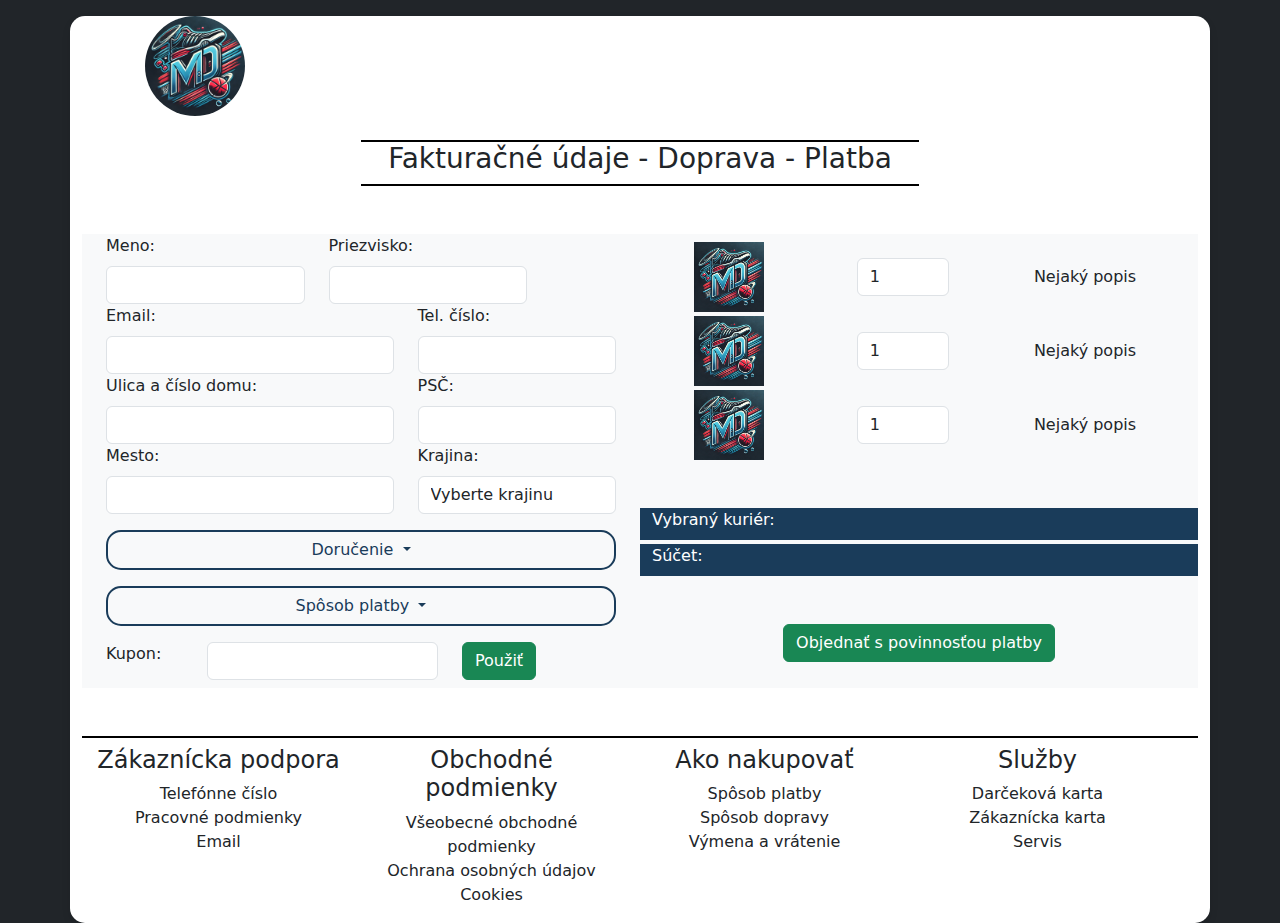
<file: vytvorenie_objednavky.html>
<!DOCTYPE html>
<html lang="en">
<head>
    <meta charset="UTF-8">
    <meta name="viewport" content="width=device-width, initial-scale=1.0">
    <title>Vytvorenie objednávky</title>
    <link href="https://cdn.jsdelivr.net/npm/bootstrap@5.3.3/dist/css/bootstrap.min.css" rel="stylesheet" integrity="sha384-QWTKZyjpPEjISv5WaRU9OFeRpok6YctnYmDr5pNlyT2bRjXh0JMhjY6hW+ALEwIH" crossorigin="anonymous">
    <link href="styles.css" rel="stylesheet">
</head>
<body class="with-background">
    <div class="container custom-body-bg">
        <header class="container">
            <!--Hlavné menu-->
            <div class="container  mt-3 d-flex justify-content-center">
                <div class="row align-items-center w-100">
                    <div class="col-lg-2 col-md-2 d-flex justify-content-center">
                        <a href="index.html">
                            <img src="Logo_obchodu.png" alt="Logo stránky" class="logo img-fluid rounded-circle" style="max-height: 100px;">
                        </a>
                    </div>
                </div>
            </div>
        </header>


        <main>
        <!--Nadpis-->
        <section class="container mt-4 border-nadpisu w-50">
            <div class="row text-center">
                <div class="col-12">
                    <h3>
                        Fakturačné údaje - Doprava - Platba
                    </h3>
                </div>
            </div>
        </section>

        <!--Vypĺňanie údajov-->
        <section class="container mt-5">
            <div class="row">
                <div class="col-12 col-md-6 custom-bg">
                    <!--Osobné info-->
                    <form class="container">
                        <div class="row">
                            <div class="col-6 col-md-5">
                                <label for="name" class="form-label">Meno:</label>
                                <input type="text" id="name" name="name" class="form-control" required>
                            </div>

                            <div class="col-6 col-md-5">
                                <label for="surname" class="form-label">Priezvisko:</label>
                                <input type="text" id="surname" name="surname" class="form-control" required>
                            </div>
                        </div>
                        <div class="row">
                            <div class="col-6 col-md-7">
                                <label for="email" class="form-label">Email:</label>
                                <input type="text" id="email" name="email" class="form-control" required>
                            </div>

                            <div class="col-6 col-md-5">
                                <label for="phone-number" class="form-label">Tel. číslo:</label>
                                <input type="text" id="phone-number" name="phone-number" class="form-control" required>
                            </div>
                        </div>

                        <div class="row">
                            <div class="col-7">
                                <label for="address" class="form-label">Ulica a číslo domu:</label>
                                <input type="text" id="address" name="address" class="form-control" required>
                            </div>
                            <div class="col-5">
                                <label for="postal" class="form-label">PSČ:</label>
                                <input type="text" id="postal" name="postal" class="form-control" required>
                            </div>
                        </div>

                        <div class="row">
                            <div class="col-7">
                                <label for="city" class="form-label">Mesto:</label>
                                <input type="text" id="city" name="city" class="form-control" required>
                            </div>
                            <div class="col-5">
                                <label for="country" class="form-label">Krajina:</label>
                                <select id="country" name="country" class="form-control" required>
                                    <option value="" disabled selected>Vyberte krajinu</option>
                                    <option value="SK">Slovensko</option>
                                    <option value="CZ">Česká republika</option>
                                    <option value="AT">Rakúsko</option>
                                    <option value="DE">Nemecko</option>
                                    <option value="PL">Poľsko</option>
                                    <option value="HU">Maďarsko</option>
                                    <option value="FR">Francúzsko</option>
                                    <option value="IT">Taliansko</option>
                                    <option value="ES">Španielsko</option>
                                    <option value="GB">Veľká Británia</option>
                                </select>
                            </div>
                        </div>
                    
                        <!--Dopravné spoločnosti/možnosti-->
                        <div class="dropdown mt-3 w-100">
                            <button class="btn btn-light dropdown-toggle w-100" type="button" data-bs-toggle="dropdown" aria-expanded="false">
                                Doručenie
                            </button>
                            <ul class="dropdown-menu w-100 text-center">
                                <li>
                                    <a class="dropdown-item d-flex align-items-center text-center" href="#">
                                        <svg xmlns="http://www.w3.org/2000/svg" width="16" height="16" fill="currentColor" class="bi bi-amazon me-5" viewBox="0 0 16 16">
                                            <path d="M10.813 11.968c.157.083.36.074.5-.05l.005.005a90 90 0 0 1 1.623-1.405c.173-.143.143-.372.006-.563l-.125-.17c-.345-.465-.673-.906-.673-1.791v-3.3l.001-.335c.008-1.265.014-2.421-.933-3.305C10.404.274 9.06 0 8.03 0 6.017 0 3.77.75 3.296 3.24c-.047.264.143.404.316.443l2.054.22c.19-.009.33-.196.366-.387.176-.857.896-1.271 1.703-1.271.435 0 .929.16 1.188.55.264.39.26.91.257 1.376v.432q-.3.033-.621.065c-1.113.114-2.397.246-3.36.67C3.873 5.91 2.94 7.08 2.94 8.798c0 2.2 1.387 3.298 3.168 3.298 1.506 0 2.328-.354 3.489-1.54l.167.246c.274.405.456.675 1.047 1.166ZM6.03 8.431C6.03 6.627 7.647 6.3 9.177 6.3v.57c.001.776.002 1.434-.396 2.133-.336.595-.87.961-1.465.961-.812 0-1.286-.619-1.286-1.533M.435 12.174c2.629 1.603 6.698 4.084 13.183.997.28-.116.475.078.199.431C13.538 13.96 11.312 16 7.57 16 3.832 16 .968 13.446.094 12.386c-.24-.275.036-.4.199-.299z"/>
                                            <path d="M13.828 11.943c.567-.07 1.468-.027 1.645.204.135.176-.004.966-.233 1.533-.23.563-.572.961-.762 1.115s-.333.094-.23-.137c.105-.23.684-1.663.455-1.963-.213-.278-1.177-.177-1.625-.13l-.09.009q-.142.013-.233.024c-.193.021-.245.027-.274-.032-.074-.209.779-.556 1.347-.623"/>
                                        </svg>
                                        <span class="custom-spacing">Kuriér 1</span>
                                        <span>2.99€</span>
                                    </a>
                                </li>
                                <li>
                                    <a class="dropdown-item d-flex align-items-center" href="#">
                                        <svg xmlns="http://www.w3.org/2000/svg" width="16" height="16" fill="currentColor" class="bi bi-airplane-fill me-5" viewBox="0 0 16 16">
                                            <path d="M6.428 1.151C6.708.591 7.213 0 8 0s1.292.592 1.572 1.151C9.861 1.73 10 2.431 10 3v3.691l5.17 2.585a1.5 1.5 0 0 1 .83 1.342V12a.5.5 0 0 1-.582.493l-5.507-.918-.375 2.253 1.318 1.318A.5.5 0 0 1 10.5 16h-5a.5.5 0 0 1-.354-.854l1.319-1.318-.376-2.253-5.507.918A.5.5 0 0 1 0 12v-1.382a1.5 1.5 0 0 1 .83-1.342L6 6.691V3c0-.568.14-1.271.428-1.849"/>
                                        </svg>
                                        <span class="custom-spacing">Kuriér 2</span>
                                        <span>3.99€</span>
                                    </a>
                                </li>
                                <li>
                                    <a class="dropdown-item d-flex align-items-center" href="#">
                                        <svg xmlns="http://www.w3.org/2000/svg" width="16" height="16" fill="currentColor" class="bi bi-car-front-fill me-5 " viewBox="0 0 16 16">
                                            <path d="M2.52 3.515A2.5 2.5 0 0 1 4.82 2h6.362c1 0 1.904.596 2.298 1.515l.792 1.848c.075.175.21.319.38.404.5.25.855.715.965 1.262l.335 1.679q.05.242.049.49v.413c0 .814-.39 1.543-1 1.997V13.5a.5.5 0 0 1-.5.5h-2a.5.5 0 0 1-.5-.5v-1.338c-1.292.048-2.745.088-4 .088s-2.708-.04-4-.088V13.5a.5.5 0 0 1-.5.5h-2a.5.5 0 0 1-.5-.5v-1.892c-.61-.454-1-1.183-1-1.997v-.413a2.5 2.5 0 0 1 .049-.49l.335-1.68c.11-.546.465-1.012.964-1.261a.8.8 0 0 0 .381-.404l.792-1.848ZM3 10a1 1 0 1 0 0-2 1 1 0 0 0 0 2m10 0a1 1 0 1 0 0-2 1 1 0 0 0 0 2M6 8a1 1 0 0 0 0 2h4a1 1 0 1 0 0-2zM2.906 5.189a.51.51 0 0 0 .497.731c.91-.073 3.35-.17 4.597-.17s3.688.097 4.597.17a.51.51 0 0 0 .497-.731l-.956-1.913A.5.5 0 0 0 11.691 3H4.309a.5.5 0 0 0-.447.276L2.906 5.19Z"/>
                                        </svg>
                                        <span class="custom-spacing">Kuriér 3</span>
                                        <span>1.99€</span>

                                    </a>
                                </li>
                            </ul>
                        </div>
                        <!--Možnosti platby-->
                        <div class="dropdown mt-3 w-100">
                            <button class="btn btn-light dropdown-toggle  w-100" type="button" data-bs-toggle="dropdown" aria-expanded="false">
                                Spôsob platby
                            </button>
                            <ul class="dropdown-menu w-100 text-center">
                                <li>
                                    <a class="dropdown-item d-flex align-items-center text-center" href="#">
                                        <svg xmlns="http://www.w3.org/2000/svg" width="16" height="16" fill="currentColor" class="bi bi-amazon me-5" viewBox="0 0 16 16">
                                            <path d="M10.813 11.968c.157.083.36.074.5-.05l.005.005a90 90 0 0 1 1.623-1.405c.173-.143.143-.372.006-.563l-.125-.17c-.345-.465-.673-.906-.673-1.791v-3.3l.001-.335c.008-1.265.014-2.421-.933-3.305C10.404.274 9.06 0 8.03 0 6.017 0 3.77.75 3.296 3.24c-.047.264.143.404.316.443l2.054.22c.19-.009.33-.196.366-.387.176-.857.896-1.271 1.703-1.271.435 0 .929.16 1.188.55.264.39.26.91.257 1.376v.432q-.3.033-.621.065c-1.113.114-2.397.246-3.36.67C3.873 5.91 2.94 7.08 2.94 8.798c0 2.2 1.387 3.298 3.168 3.298 1.506 0 2.328-.354 3.489-1.54l.167.246c.274.405.456.675 1.047 1.166ZM6.03 8.431C6.03 6.627 7.647 6.3 9.177 6.3v.57c.001.776.002 1.434-.396 2.133-.336.595-.87.961-1.465.961-.812 0-1.286-.619-1.286-1.533M.435 12.174c2.629 1.603 6.698 4.084 13.183.997.28-.116.475.078.199.431C13.538 13.96 11.312 16 7.57 16 3.832 16 .968 13.446.094 12.386c-.24-.275.036-.4.199-.299z"/>
                                            <path d="M13.828 11.943c.567-.07 1.468-.027 1.645.204.135.176-.004.966-.233 1.533-.23.563-.572.961-.762 1.115s-.333.094-.23-.137c.105-.23.684-1.663.455-1.963-.213-.278-1.177-.177-1.625-.13l-.09.009q-.142.013-.233.024c-.193.021-.245.027-.274-.032-.074-.209.779-.556 1.347-.623"/>
                                        </svg>
                                        <span class="card-spacing">Visa</span>
                                    </a>
                                </li>
                                <li>
                                    <a class="dropdown-item d-flex align-items-center" href="#">
                                        <svg xmlns="http://www.w3.org/2000/svg" width="16" height="16" fill="currentColor" class="bi bi-airplane-fill me-5" viewBox="0 0 16 16">
                                            <path d="M6.428 1.151C6.708.591 7.213 0 8 0s1.292.592 1.572 1.151C9.861 1.73 10 2.431 10 3v3.691l5.17 2.585a1.5 1.5 0 0 1 .83 1.342V12a.5.5 0 0 1-.582.493l-5.507-.918-.375 2.253 1.318 1.318A.5.5 0 0 1 10.5 16h-5a.5.5 0 0 1-.354-.854l1.319-1.318-.376-2.253-5.507.918A.5.5 0 0 1 0 12v-1.382a1.5 1.5 0 0 1 .83-1.342L6 6.691V3c0-.568.14-1.271.428-1.849"/>
                                        </svg>
                                        <span class="card-spacing">Mastercard</span>
                                    </a>
                                </li>
                                <li>
                                    <a class="dropdown-item d-flex align-items-center" href="#">
                                        <svg xmlns="http://www.w3.org/2000/svg" width="16" height="16" fill="currentColor" class="bi bi-car-front-fill me-5 " viewBox="0 0 16 16">
                                            <path d="M2.52 3.515A2.5 2.5 0 0 1 4.82 2h6.362c1 0 1.904.596 2.298 1.515l.792 1.848c.075.175.21.319.38.404.5.25.855.715.965 1.262l.335 1.679q.05.242.049.49v.413c0 .814-.39 1.543-1 1.997V13.5a.5.5 0 0 1-.5.5h-2a.5.5 0 0 1-.5-.5v-1.338c-1.292.048-2.745.088-4 .088s-2.708-.04-4-.088V13.5a.5.5 0 0 1-.5.5h-2a.5.5 0 0 1-.5-.5v-1.892c-.61-.454-1-1.183-1-1.997v-.413a2.5 2.5 0 0 1 .049-.49l.335-1.68c.11-.546.465-1.012.964-1.261a.8.8 0 0 0 .381-.404l.792-1.848ZM3 10a1 1 0 1 0 0-2 1 1 0 0 0 0 2m10 0a1 1 0 1 0 0-2 1 1 0 0 0 0 2M6 8a1 1 0 0 0 0 2h4a1 1 0 1 0 0-2zM2.906 5.189a.51.51 0 0 0 .497.731c.91-.073 3.35-.17 4.597-.17s3.688.097 4.597.17a.51.51 0 0 0 .497-.731l-.956-1.913A.5.5 0 0 0 11.691 3H4.309a.5.5 0 0 0-.447.276L2.906 5.19Z"/>
                                        </svg>
                                        <span class="card-spacing">Dobierka</span>

                                    </a>
                                </li>
                            </ul>
                        </div>
                        
                        <!--Možnosť ouplatnenia kupónu-->
                        <div class="row mt-3 w-100 mt-2">
                            <div class="col-2 me-3">
                                <label for="kupon" class="form-label">Kupon:</label>
                            </div>
                            <div class="col-6">
                                <input type="text" id="kupon" name="kupon" class="form-control" required>
                            </div>
                            <div class="col-3 mb-2">
                                <div class="btn btn-success">Použiť</div>
                            </div>
                        </div>

                    
                    </form>
                </div>

                <!--Zhrnutie objednavky-->
                <section class="col-12 col-md-6  custom-bg">
                        <article class="row w-100 d-flex justify-content-center align-items-center mt-2">

                            <div class="col-4 d-flex justify-content-center">
                                <img src="Logo_obchodu.png" alt="Logo of the Store" class="img-fluid" style="max-height: 70px;">
                            </div>

                            <div class="col-4  d-flex justify-content-center align-items-center">
                                <input type="number" id="quantity1" value="1" min="1" class="form-control me-2" style="width: 60%;">
                            </div>
                            <div class="col-4 text-center">
                                Nejaký popis
                            </div>
                        </article>
                        <article class="row w-100 d-flex justify-content-center align-items-center mt-1">

                            <div class="col-4 d-flex justify-content-center">
                                <img src="Logo_obchodu.png" alt="Logo of the Store" class="img-fluid" style="max-height: 70px;">
                            </div>

                            <div class="col-4  d-flex justify-content-center align-items-center">
                                <input type="number" id="quantity2" value="1" min="1" class="form-control me-2" style="width: 60%;">
                            </div>
                            <div class="col-4  text-center">
                                Nejaký popis
                            </div>
    
                        </article>
                        <article class="row w-100 d-flex justify-content-center align-items-center mt-1">

                            <div class="col-4 d-flex justify-content-center">
                                <img src="Logo_obchodu.png" alt="Logo of the Store" class="img-fluid" style="max-height: 70px;">
                            </div>

                            <div class="col-4  d-flex justify-content-center align-items-center">
                                <input type="number" id="quantity3" value="1" min="1" class="form-control me-2" style="width: 60%;">
                            </div>
                            <div class="col-4  text-center">
                                Nejaký popis
                            </div>
    
                        </article>

                        <div class="row">
                            <div class="col-12 mt-5 season-bg">
                                <label class="form-label">Vybraný kuriér: </label>
                            </div>
                        </div>

                        <div class="row">
                            <div class="col-12 mt-1 season-bg">
                                <label class="form-label">Súčet: </label>
                            </div>
                        </div>

                        <div class="row">
                            <div class="col-12 mt-5 text-center">
                                <a href="platobna_brana.html">
                                    <button class="btn btn-success">Objednať s povinnosťou platby</button>
                                </a>
                            </div>
                        </div>


                </section>

            </div>
            
        </section>
        <!--Podpora,obchodné podmienky a iné informácie ohľadom nakupovania-->
        <footer class="container d-flex mt-5 custom-border">
            <div class="row w-100 text-center">
                    <div class=" col-12  col-md-3 col-sm-6 mt-2">
                        <h4>Zákaznícka podpora</h4>
                        <ul  class="no-bullets">
                            <li>Telefónne číslo</li>
                            <li>Pracovné podmienky</li>
                            <li>Email</li>
                        </ul>
                    </div>
                    <div class=" col-12  col-md-3 col-sm-6 mt-2">
                        <h4>Obchodné podmienky</h4>
                        <ul  class="no-bullets">
                            <li>Všeobecné obchodné podmienky</li>
                            <li>Ochrana osobných údajov</li>
                            <li>Cookies</li>
                        </ul>
                    </div>
                    <div class="col-12  col-md-3 col-sm-6 mt-2">
                        <h4>Ako nakupovať</h4>
                        <ul  class="no-bullets">
                            <li>Spôsob platby</li>
                            <li>Spôsob dopravy</li>
                            <li>Výmena a vrátenie</li>
                        </ul>
                    </div>
                    <div class="col-12 col-md-3 col-sm-6 mt-2">
                        <h4>Služby</h4>
                        <ul  class="no-bullets">
                            <li>Darčeková karta</li>
                            <li>Zákaznícka karta</li>
                            <li>Servis</li>
                        </ul>
                    </div>
            </div>
            </footer>
        </main>
    </div>



    <script src="https://cdn.jsdelivr.net/npm/bootstrap@5.3.3/dist/js/bootstrap.bundle.min.js" integrity="sha384-YvpcrYf0tY3lHB60NNkmXc5s9fDVZLESaAA55NDzOxhy9GkcIdslK1eN7N6jIeHz" crossorigin="anonymous"></script>
</body>
</html>
</file>
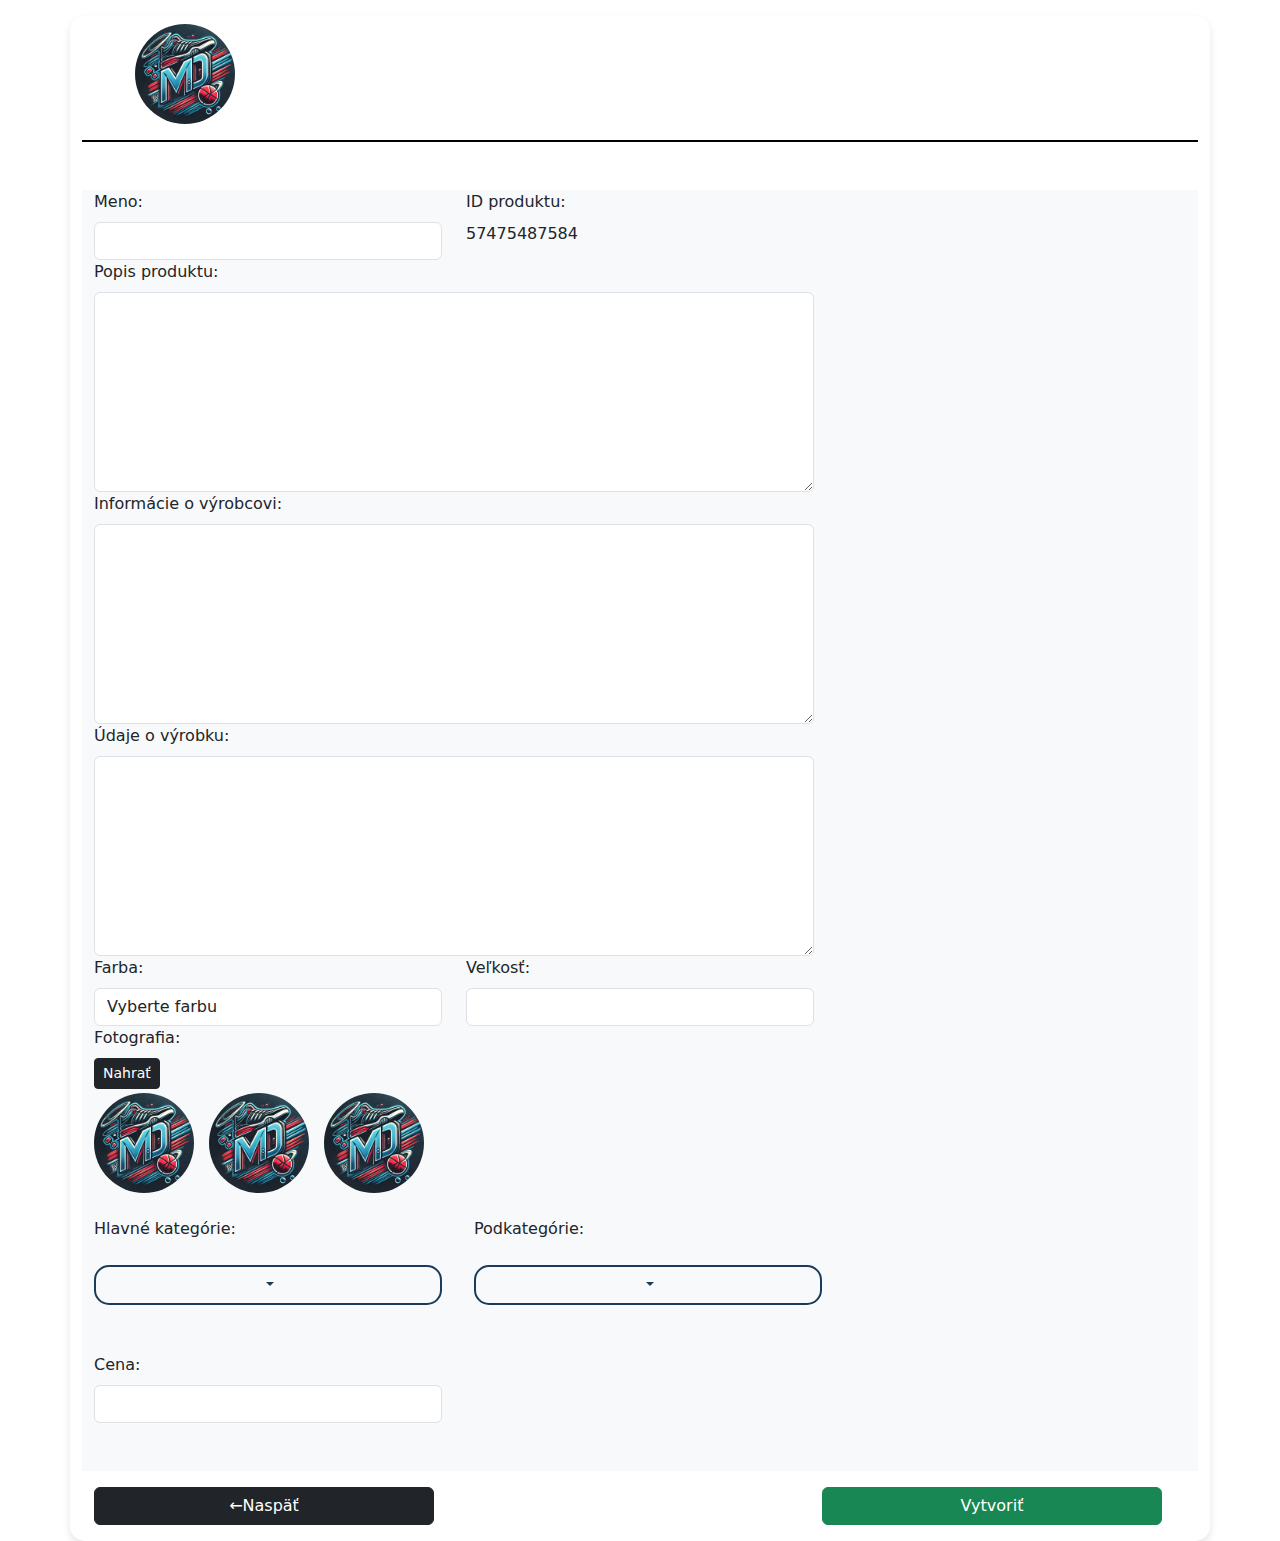
<file: vytvorenie_produktu_A.html>
<!DOCTYPE html>
<html lang="en">
<head>
    <meta charset="UTF-8">
    <meta name="viewport" content="width=device-width, initial-scale=1.0">
    <title>Vytvorenie produktu-Admin časť</title>
    <link href="https://cdn.jsdelivr.net/npm/bootstrap@5.3.3/dist/css/bootstrap.min.css" rel="stylesheet" integrity="sha384-QWTKZyjpPEjISv5WaRU9OFeRpok6YctnYmDr5pNlyT2bRjXh0JMhjY6hW+ALEwIH" crossorigin="anonymous">
    <link href="styles.css" rel="stylesheet">
</head>
<body>
    <!--"Hlavička" stránky iba s logom-->
    <div class="container custom-body-bg">
        <header class="container  mt-3 d-flex justify-content-center">
            <div class="row align-items-center w-100">
                <div class="col-lg-2 col-md-2 d-flex justify-content-center">
                    <a href="index.html">
                        <img src="Logo_obchodu.png" alt="Logo stránky" class="logo img-fluid rounded-circle mt-2" style="max-height: 100px;" >
                    </a>
                </div>
                <div class="col-lg-6 col-md-6 d-flex justify-content-center">
                </div>
                <div class="col-lg-4 col-md-4 d-flex justify-content-center"  id="delete-button-container">
                </div>
            </div>
        </header>

        <main>
        <section class="container mt-3 custom-border"></section>
        
        <!--Polia na vyplnenie informácií o produkte pri jeho vytváraní-->
        <!--teda polia ako Názov produktu, id, popis, informácie o výrobcovi, bližšie údaje o výrobku, fotky, hlavné kategórie, podkategórie a cena-->
        <section class="container mt-5 custom-bg">
            <form>
            <div class="row">
                <div class="col-12 col-md-4">
                    <label for="name" class="form-label">Meno:</label>
                    <input type="text" id="name" name="name" class="form-control" required>
                </div>
                <div class="col-12 col-md-4">
                    <label class="form-label">ID produktu:</label><br>
                    <label class="form-label">57475487584</label>
                </div>
            </div>
            <div class="row">
                <div class="col-12 col-md-8">
                    <label for="popis" class="form-label">Popis produktu:</label>
                    <textarea id="popis" name="popis" class="form-control" style="min-height: 200px; height: 200px;" required></textarea>
                </div> 
            </div>
            <div class="row">
                <div class="col-12 col-md-8">
                    <label for="výrobca" class="form-label">Informácie o výrobcovi:</label>
                    <textarea id="výrobca" name="výrobca" class="form-control" style="min-height: 200px; height: 200px;" required></textarea>
                </div>
            </div>
            <div class="row">
                <div class="col-12 col-md-8">
                    <label for="údaje" class="form-label">Údaje o výrobku:</label>
                    <textarea id="údaje" name="údaje" class="form-control" style="min-height: 200px; height: 200px;" required></textarea>
                </div>
            </div>
            <!--Výber farby a velkosti-->
            <div class="row">
                <div class="col-12 col-md-4">
                    <label for="name" class="form-label">Farba:</label>
                        <select id="color" name="color" class="form-control" required>
                            <option value="">Vyberte farbu</option>
                            <option value="red">Červená</option>
                            <option value="blue">Modrá</option>
                            <option value="green">Zelená</option>
                            <option value="yellow">Žltá</option>
                        </select>
                </div>
                <div class="col-12 col-md-4">
                    <label class="form-label">Veľkosť:</label><br>
                    <input type="text" id="size" name="size" class="form-control" required>
                </div>
            </div>

            <div class="row">
                <label class="form-label">Fotografia:</label>
            </div>

            <div class="row-25">
                <button class="btn btn-dark btn-sm ">Nahrať</button>
            </div>
            <!-- Fotky pre produkt pričom má možnosť odtránenia pomocou X-->
            <div class="row-50 mt-1" id="image-container">
                <article class="image-wrapper">
                    <img src="Logo_obchodu.png" alt="Logo stránky" class="logo img-fluid rounded-circle" style="max-height: 100px;">
                    <span class="delete-icon">✖</span>
                </article>
                <article class="image-wrapper">
                    <img src="Logo_obchodu.png" alt="Logo stránky" class="logo img-fluid rounded-circle" style="max-height: 100px;">
                    <span class="delete-icon">✖</span>
                </article>
                <article class="image-wrapper">
                    <img src="Logo_obchodu.png" alt="Logo stránky" class="logo img-fluid rounded-circle" style="max-height: 100px;">
                    <span class="delete-icon">✖</span>
                </article>
            </div>
            <!--Výber kategórii a podkategórii-->
            <div class="row mt-4">
                <div class="col-12 col-md-4 me-2">
                    <label class="form-label">Hlavné kategórie:</label>
                    <div class="dropdown mt-3 w-100">
                        <button class="btn btn-light dropdown-toggle w-100" type="button" data-bs-toggle="dropdown" aria-expanded="false">
                        </button>
                        <ul class="dropdown-menu w-100 text-center">
                            <li>
                                <a class="dropdown-item d-flex align-items-center text-center" href="#">
                                    <span>Muži</span>
                                </a>
                            </li>
                            <li>
                                <a class="dropdown-item d-flex align-items-center" href="#">
                                    <span>Ženy</span>
                                </a>
                            </li>
                            <li>
                                <a class="dropdown-item d-flex align-items-center" href="#">
                                    <span>Deti</span>
                                </a>
                            </li>
                            <li>
                                <a class="dropdown-item d-flex align-items-center" href="#">
                                    <span>Športy</span>
                                </a>
                            </li>
                        </ul>
                    </div>
                </div>
                <div class="col-12 col-md-4">
                    <label class="form-label">Podkategórie:</label>
                    <div class="dropdown mt-3 w-100">
                        <button class="btn btn-light dropdown-toggle w-100" type="button" data-bs-toggle="dropdown" aria-expanded="false">
                        </button>
                        <ul class="dropdown-menu w-100 text-center">
                            <li>
                                <a class="dropdown-item d-flex align-items-center text-center" href="#">
                                    <span>Pánske oblečenie</span>
                                </a>
                            </li>
                            <li>
                                <a class="dropdown-item d-flex align-items-center" href="#">
                                    <span>Pánska obuv</span>
                                </a>
                            </li>
                            <li>
                                <a class="dropdown-item d-flex align-items-center" href="#">
                                    <span>Pánske vybavenie</span>
                                </a>
                            </li>
                            <li>
                                <a class="dropdown-item d-flex align-items-center" href="#">
                                    <span>Dámske oblečenie</span>
                                </a>
                            </li>
                            <li>
                                <a class="dropdown-item d-flex align-items-center" href="#">
                                    <span>Dámska obuv</span>
                                </a>
                            </li>
                            <li>
                                <a class="dropdown-item d-flex align-items-center" href="#">
                                    <span>Dámske vybavenie</span>
                                </a>
                            </li>
                            <li>
                                <a class="dropdown-item d-flex align-items-center" href="#">
                                    <span>Detské oblečenie</span>
                                </a>
                            </li>
                            <li>
                                <a class="dropdown-item d-flex align-items-center" href="#">
                                    <span>Detská obuv</span>
                                </a>
                            </li>
                            <li>
                                <a class="dropdown-item d-flex align-items-center" href="#">
                                    <span>Detské vybavenie</span>
                                </a>
                            </li>
                            <li>
                                <a class="dropdown-item d-flex align-items-center" href="#">
                                    <span>Futbal</span>
                                </a>
                            </li>
                            <li>
                                <a class="dropdown-item d-flex align-items-center" href="#">
                                    <span>Basketbal</span>
                                </a>
                            </li>
                            <li>
                                <a class="dropdown-item d-flex align-items-center" href="#">
                                    <span>Beh</span>
                                </a>
                            </li>
                            <li>
                                <a class="dropdown-item d-flex align-items-center" href="#">
                                    <span>Cyklistika</span>
                                </a>
                            </li>
                            <li>
                                <a class="dropdown-item d-flex align-items-center" href="#">
                                    <span>Plávanie</span>
                                </a>
                            </li>
                            <li>
                                <a class="dropdown-item d-flex align-items-center" href="#">
                                    <span>Tenis</span>
                                </a>
                            </li>
                        </ul>
                    </div>
                </div>
            </div>
            <!--Cena produktu-->
            <div class="row mt-5 mb-5">
                <div class="col-12 col-md-4">

                    <label class="form-label">Cena:</label>
                    <input type="text" id="cena" name="cena" class="form-control" required>
                </div>

            </div>

            <div class="row"></div>
            </form>
        </section>
        <!--Tlačitka pre vytvorenie produktu a návrat na správu produktov-->
        <section class="container mt-3 mb-3">
            <div class="row w-100">
                <div class="col-12 col-md-4 align-items-center justify-content-center">
                    <a href="sprava_produktov_A.html">
                        <button class="btn btn-dark w-100 ">←Naspäť</button>
                    </a>
                </div>
                <div class="col-12 col-md-4 mt-2 mb-2"></div>
                <div class="col-12 col-md-4 align-items-center justify-content-center">
                    <a href="sprava_produktov_A.html">
                        <button class="btn btn-success w-100">Vytvoriť</button>
                    </a>
                </div>
            </div>
        </section>

        <section class="container">
            <div class="row"></div>
        </section>
    </main>
    </div>


    
    
    
    
    
    
    
    
    <script src="https://cdn.jsdelivr.net/npm/bootstrap@5.3.3/dist/js/bootstrap.bundle.min.js" integrity="sha384-YvpcrYf0tY3lHB60NNkmXc5s9fDVZLESaAA55NDzOxhy9GkcIdslK1eN7N6jIeHz" crossorigin="anonymous"></script>
    <script src="js/vytvorenie_produktu_A.js" defer></script>


</body>
</html>
</file>
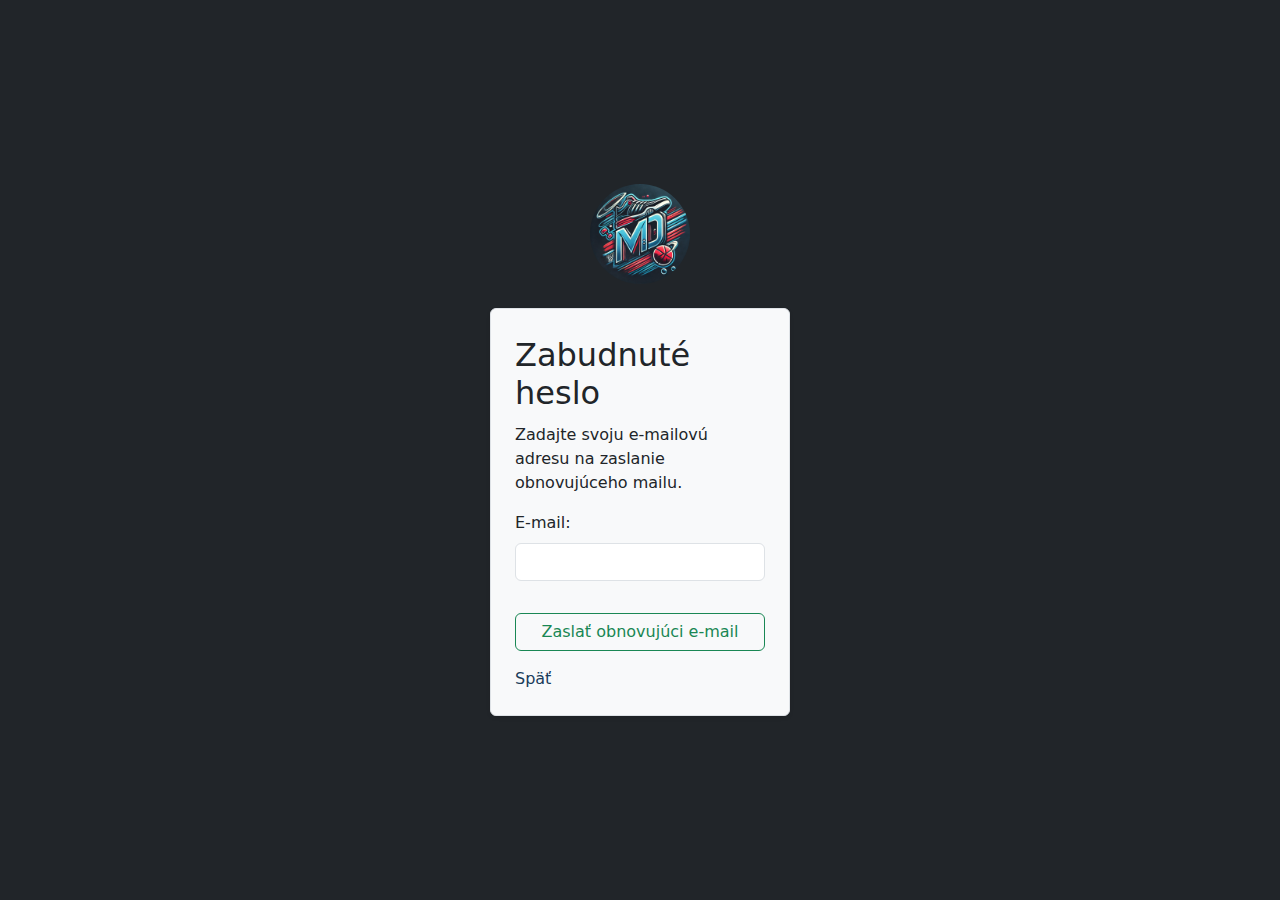
<file: zabudnute_heslo.html>
<!DOCTYPE html>
<html lang="sk">
<head>
    <meta charset="UTF-8">
    <meta name="viewport" content="width=device-width, initial-scale=1.0">
    <title>Zabudnuté heslo</title>
    <link href="https://cdn.jsdelivr.net/npm/bootstrap@5.3.0-alpha1/dist/css/bootstrap.min.css" rel="stylesheet">
    <link href="styles.css" rel="stylesheet">

</head>
<body class="d-flex justify-content-center align-items-center" style="min-height: 100vh; background-color: #212529;">

<main class="d-flex flex-column justify-content-center align-items-center">
    <div class="text-center mb-4">
        <a href="index.html">
            <img src="Logo_obchodu.png" alt="Logo stránky" class="logo img-fluid rounded-circle" style="max-height: 100px;">
        </a>
    </div>

    <div class="box p-4 border rounded shadow-sm" style="width: 300px; background-color: #f8f9fa">
        <div class="d-flex justify-content-center align-items-center" style="height: 10vh;">
            <header>
                <h2>Zabudnuté heslo</h2>
            </header>
        </div>
        <section>
            Zadajte svoju e-mailovú adresu na zaslanie obnovujúceho mailu.
        </section>
        <section>
            <form>
                <div class="mb-3 mt-3">
                    <label for="email" class="form-label">E-mail:</label>
                    <input type="email" id="email" name="emial" class="form-control" required>
                </div>

                <button type="submit" class="mb-3 mt-3 btn btn-outline-success w-100">Zaslať obnovujúci e-mail</button>
                <a href="prihlasenie.html" class="custom-link">Späť</a>
            </form>
        </section>
    </div>
</main>

<script src="https://cdn.jsdelivr.net/npm/bootstrap@5.3.0-alpha1/dist/js/bootstrap.bundle.min.js"></script>

</body>
</html>
</file>
<file: styles.css>
/*Tmavé pozadie za celou strankou*/
body.with-background {
    background-color: #212529;
    background-size: cover;
    background-position: center;
    height: 100%;
    margin: 0;
}
/*Farba bieleho kontajnera kde sa nachádzajú všetky elementy stránky*/
.custom-body-bg {
    background-color: #FFFFFF;
    border-radius: 15px;
    box-shadow: 0 4px 8px rgba(0, 0, 0, 0.1);
}
/*Farba pozadia pre linky*/
.custom-link {
    color: #1A3C5A;
    text-decoration: none;
    transition: color 0.3s ease;
}
/*zmena farby odkazu pri hoveri*/
.custom-link:hover{
    color: #4682B4;
}
/*pozadie za tlačidlami kategórií*/
.custom-bg {
    background-color: #F8F9FA;
}
/*pozadie pre sezónnu ponuku*/
.season-bg {
    background-color: #1A3C5A;
    color: #FFFFFF;
}
/*Pozadie pre platobnú bránu*/
.payment-bg {
    background-color: #F8F9FA;
    border: 3px solid black;
}
/*Text pre názov produktu*/
.product-name {
    font-size: 2rem;
    font-weight: bold;
}
/*Text pre cenu produktu*/
.product-price {
    font-size: 1.5rem;
    font-weight: 600;
}
/*Text pre popis produktu*/
.product-description {
    margin-top: 20px;
    font-size: 1rem;
}
/*Šírka pre pole množstva*/
#quantity {
    width: 80px;
}
/*Flexbox pre kruhy farieb*/
.color-selection {
    display: flex;
    gap: 10px;
}
/*Prvok pre výber farby s prechodom*/
.color-circle {
    width: 30px;
    height: 30px;
    border-radius: 50%;
    display: inline-block;
    cursor: pointer;
    border: 2px solid #ccc;
    transition: border-color 0.3s ease;
}
/*Čierny obrys kruhu pri hoveri*/
.color-circle:hover {
    border-color: #000;
}
/* Obdĺžnik pre výber veľkosti s centrovaným textom */
.size-option {
    width: 50px;
    height: 30px;
    display: flex;
    justify-content: center;
    align-items: center;
    background-color: #f0f0f0;
    border: 1px solid #ccc;
    border-radius: 5px;
    cursor: pointer;
    text-align: center;
    font-weight: bold;
    transition: background-color 0.3s ease, border-color 0.3s ease;
}
/* Tmavšie pozadie a čierny obrys pri hoveri */
.size-option:hover {
    background-color: #ddd;
    border-color: #000;
}
/* Čierny horný okraj pre oddelenie sekcií */
.custom-border {
    border-top: 2px solid #000;
}
/* Priehľadné tlačidlo s čiernym obrysom pre filtrovanie*/
.filter-button {
    background-color: transparent;
    border-radius: 20px;
    padding: 8px 16px;
    border: 2px solid black;
    color: black;
}
/*zmena farby pri hoveri*/
.filter-button:hover{
    background-color: black;
    color: #f8f9fa;
}
/* Tmavé tlačidlo s bielym textom pre usporiadanie produktov */
.order-by-button {
    background-color: #292929;
    color: #f8f9fa;
    border-radius: 20px;
    padding: 8px 16px;
    border: 2px solid black;
}
/*zmena farby pri hoveri*/
.order-by-button:hover {
    background-color: rgba(255, 255, 255, 0.78);
    color: black;
}
/* Odstraňuje odrážky zo zoznamu */
.no-bullets {
    list-style-type: none;
    padding-left: 0;
}

/* Kod z tutorialu https://www.youtube.com/watch?v=3AWNCldVaH0 */
/* Flexbox pre zobrazenie položiek v karuseli */
.carousel-inner .carousel-item.active,
.carousel-inner .carousel-item-next,
.carousel-inner .carousel-item-prev {
    display: flex;
}
/* Priehľadné tlačidlo kategórie s čiernym pravým okrajom */
.category-item {
    background-color: transparent;
    border: none;
    text-align: center;
    font-size: 16px;
    border-right: 2px solid black;
    padding-right: 10px;
}
/* Odstraňuje pravý okraj u poslednej kategórie */
.category-item:last-child {
    border-right: none;
}
/* Skryje všetky položky karuselu okrem prvej na malých obrazovkách */
/* Extra malé obrazovky (<576px): 1 item */
@media (max-width: 575.98px) {
    .carousel-inner .carousel-item > div {
        display: none;
    }
    .carousel-inner .carousel-item > div:first-child {
        display: block;
    }
    .carousel-inner .carousel-item-end.active,
    .carousel-inner .carousel-item-next {
        transform: translateX(100%);
    }
    .carousel-inner .carousel-item-start.active,
    .carousel-inner .carousel-item-prev {
        transform: translateX(-100%);
    }
    .carousel-inner .carousel-item-end,
    .carousel-inner .carousel-item-start {
        transform: translateX(0);
    }
}
/* Zobrazí 2 položky vedľa seba na malých obrazovkách */
/* Malé obrazovky (576px - 767px): 2 itemy */
@media (min-width: 576px) and (max-width: 767.98px) {
    .carousel-inner .carousel-item > div {
        flex: 0 0 50%; 
    }
    .carousel-inner .carousel-item-end.active,
    .carousel-inner .carousel-item-next {
        transform: translateX(50%);
    }
    .carousel-inner .carousel-item-start.active,
    .carousel-inner .carousel-item-prev {
        transform: translateX(-50%);
    }
    .carousel-inner .carousel-item-end,
    .carousel-inner .carousel-item-start {
        transform: translateX(0);
    }
}
/* Zobrazí 3 položky vedľa seba na stredných obrazovkách */
/* Stredné obrazovky (768px - 991px): 3 itemy */
@media (min-width: 768px) and (max-width: 991.98px) {
    .carousel-inner .carousel-item > div {
        flex: 0 0 33.33%; 
    }
    .carousel-inner .carousel-item-end.active,
    .carousel-inner .carousel-item-next {
        transform: translateX(33.33%);
    }
    .carousel-inner .carousel-item-start.active,
    .carousel-inner .carousel-item-prev {
        transform: translateX(-33.33%);
    }
    .carousel-inner .carousel-item-end,
    .carousel-inner .carousel-item-start {
        transform: translateX(0);
    }
}
/* Zobrazí 4 položky vedľa seba na veľkých obrazovkách */
/* Veľké obrazovky (≥992px): 4 itemy */
@media (min-width: 992px) {
    .carousel-inner .carousel-item > div {
        flex: 0 0 25%; 
    }
    .carousel-inner .carousel-item-end.active,
    .carousel-inner .carousel-item-next {
        transform: translateX(25%);
    }
    .carousel-inner .carousel-item-start.active,
    .carousel-inner .carousel-item-prev {
        transform: translateX(-25%);
    }
    .carousel-inner .carousel-item-end,
    .carousel-inner .carousel-item-start {
        transform: translateX(0);
    }
}
/* Definuje veľkosť ikon šípok v carousel */
.carousel-control-prev-icon,
.carousel-control-next-icon {
    width: 20px;
    height: 20px;
}
/* Centrované ovládacie prvky karuselu */
.carousel-control-prev,
.carousel-control-next {
    position: absolute;
    top: 50%;
    transform: translateY(-50%);
    width: 40px;
    height: 40px;
    padding: 0;
}
/* Prispôsobuje obrázky v karuseli na fixnú výšku */
.carousel-inner .carousel-item img {
    width: 100%;
    height: 250px;
    object-fit: cover;
}
/* Fixná výška obrázkov v kartách */
.card-img-top {
    height: 200px;
    object-fit: cover;
}
/* Čierny spodný okraj pre položky v košíku */
.border-itemy-kosik {
    border-bottom: 2px solid black;
}
/* Čierne okraje nad a pod nadpisom */
.border-nadpisu {
    border-top: 2px solid #000;
    border-bottom: 2px solid #000;
}
/* Vlastné odstupy pre obsah */
.custom-spacing {
    margin-right: 60px;
    margin-left: 50px;
}
/* Odstup vľavo pre karty */
.card-spacing {
    margin-left: 50px;
}
/* Inline blok s čiernym obrysom */
.box {
    display: inline-block;
    padding: 10px;
    border: 2px solid #000;
}

.small-font {
    font-size: 18px;
}

.card-link:focus {
    outline: none;
}

.btn-light {
    background-color: #f8f9fa; /* Zachováme svetlé pozadie */
    border: 2px solid #1A3C5A; /* Hrubší tmavomodrý obrys */
    color: #1A3C5A; /* Tmavomodrý text */
    border-radius: 15px; /* Väčšie zaoblenie pre moderný vzhľad */
    transition: all 0.3s ease; /* Plynulý prechod pre hover a focus efekty */
}

.btn-light:hover {
    background-color: #e9ecef; /* Jemne tmavšie pozadie pri hoveri */
    border-color: #2A5A8A; /* Svetlejší odtieň tmavomodrej pri hoveri */
    color: #2A5A8A;
    box-shadow: 0 4px 8px rgba(0, 0, 0, 0.1); /* Jemný tieň pri hoveri */
}

.btn-light:focus {
    border-color: #FFD700; /* Zlatá farba pri focus */
    box-shadow: 0 0 5px rgba(255, 215, 0, 0.3); /* Zlatý tieň pri focus */
}

.image-wrapper {
    position: relative;
    display: inline-block;
    margin-right: 10px; /* Malý odstup medzi obrázkami */
}
/* Ikona mazania v admin časti pre odstránenie obrázkov pri upravovaní/vytváraní produktu*/
.delete-icon {
    position: absolute;
    top: 5px;
    right: 5px;
    background-color: rgba(0, 0, 0, 0.7);
    color: white;
    border-radius: 50%;
    width: 20px;
    height: 20px;
    display: flex;
    align-items: center;
    justify-content: center;
    font-size: 12px;
    cursor: pointer;
    opacity: 0; /* Skrytý, kým neprejdeme kurzorom */
    transition: opacity 0.2s ease;
}

.image-wrapper:hover .delete-icon {
    opacity: 1; /* Zobrazí sa pri prechode kurzorom */
}
</file>
